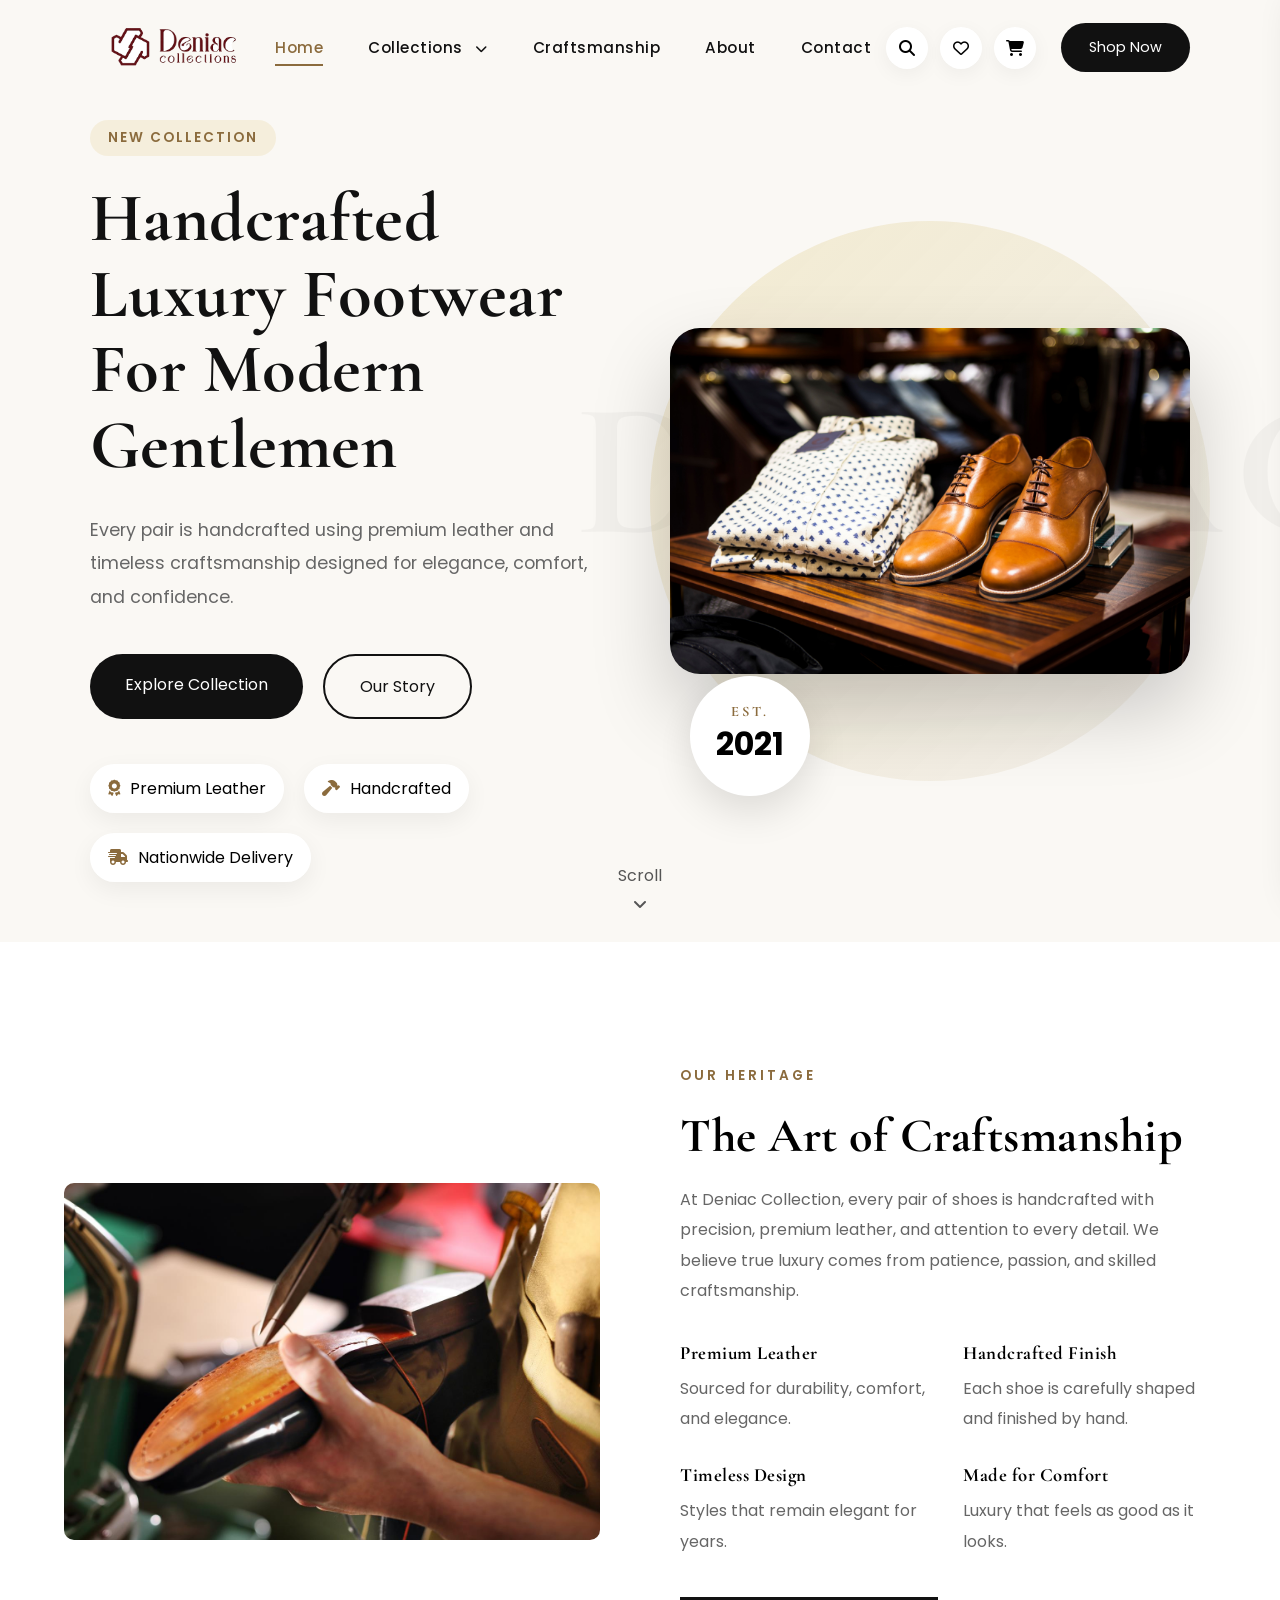
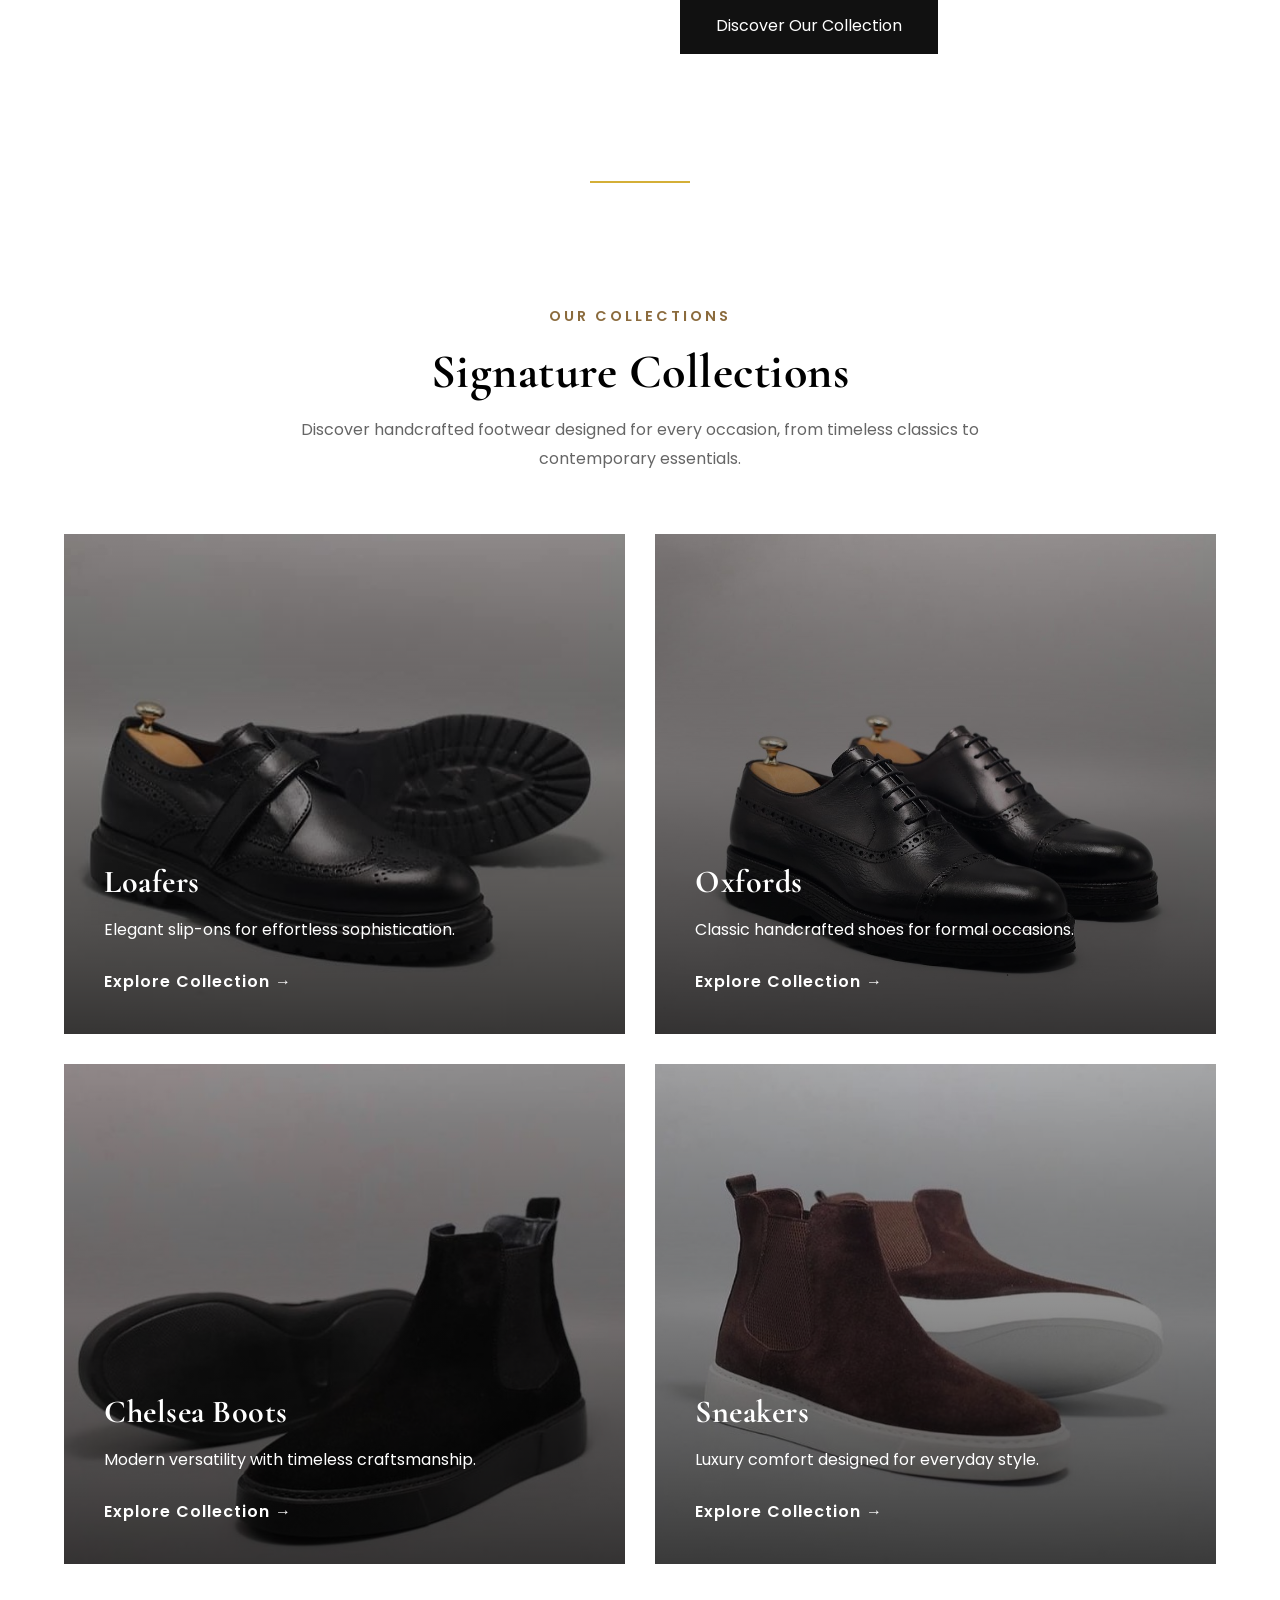
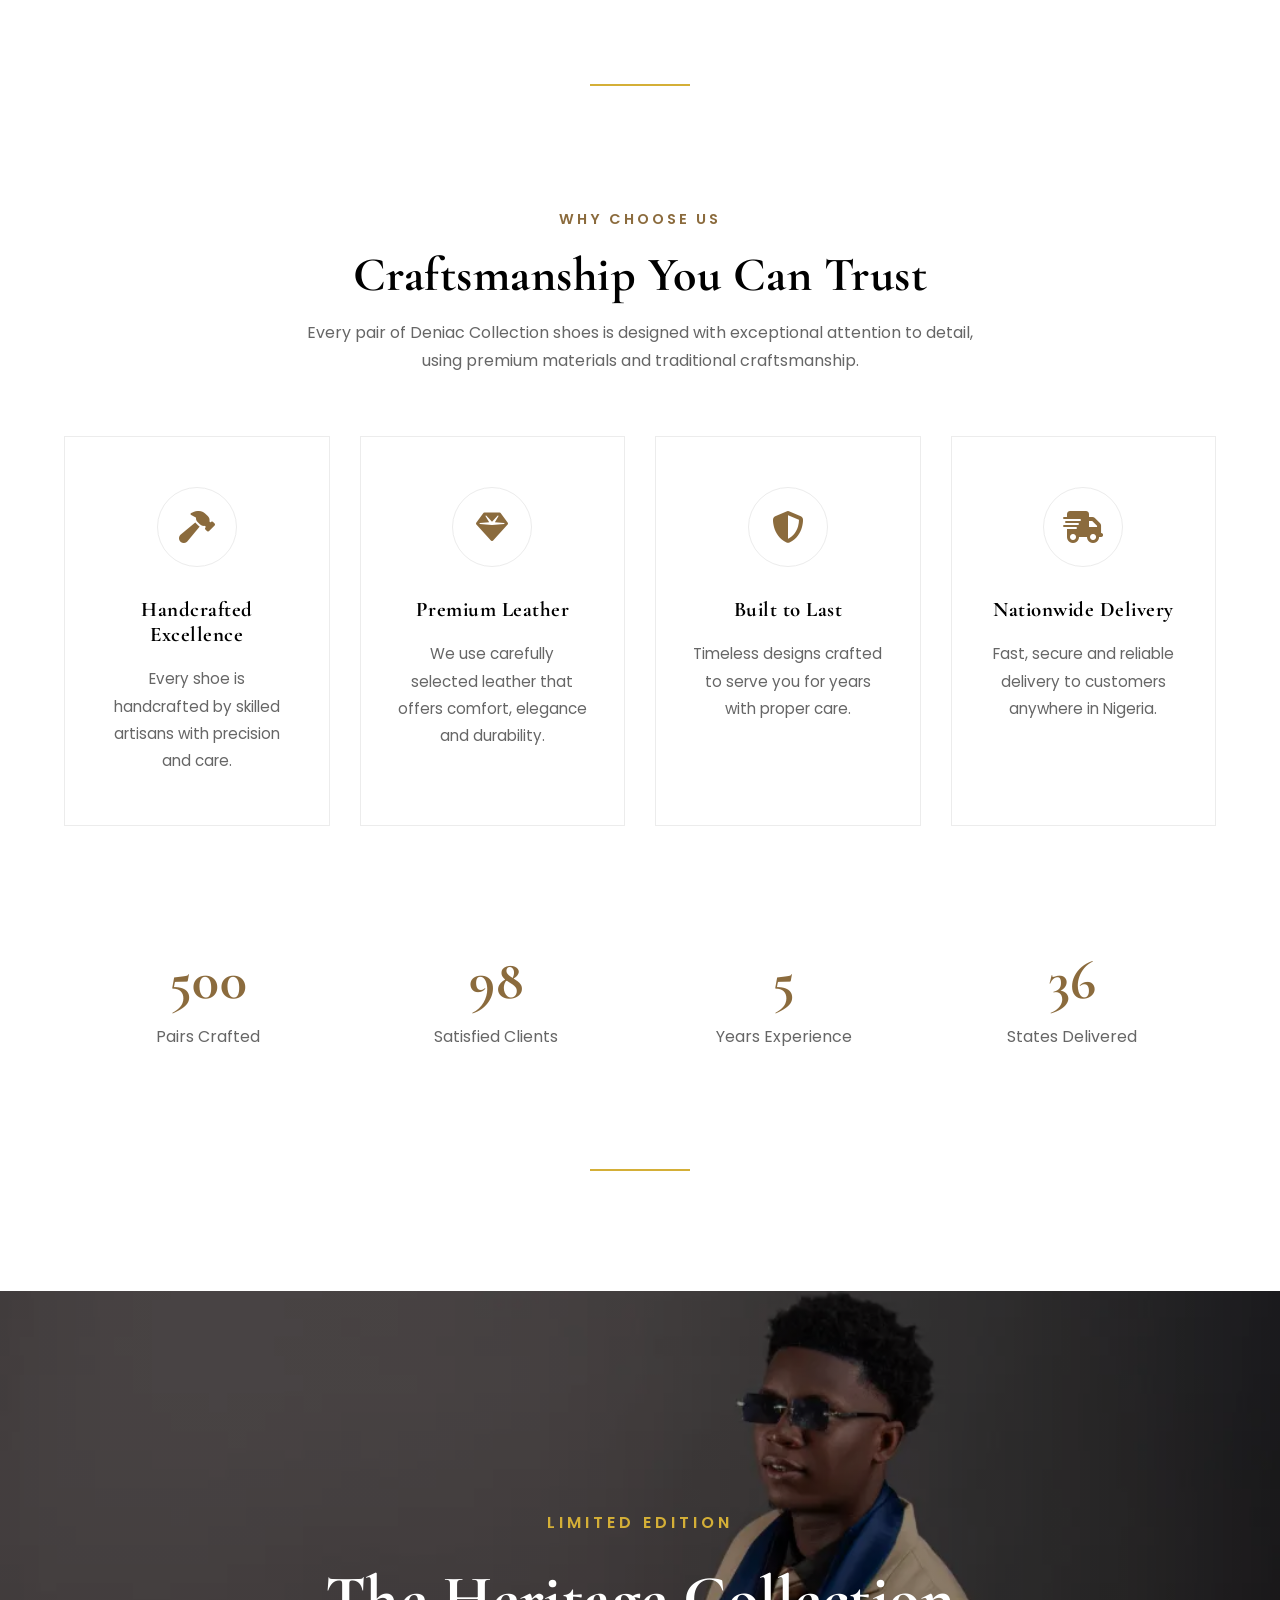
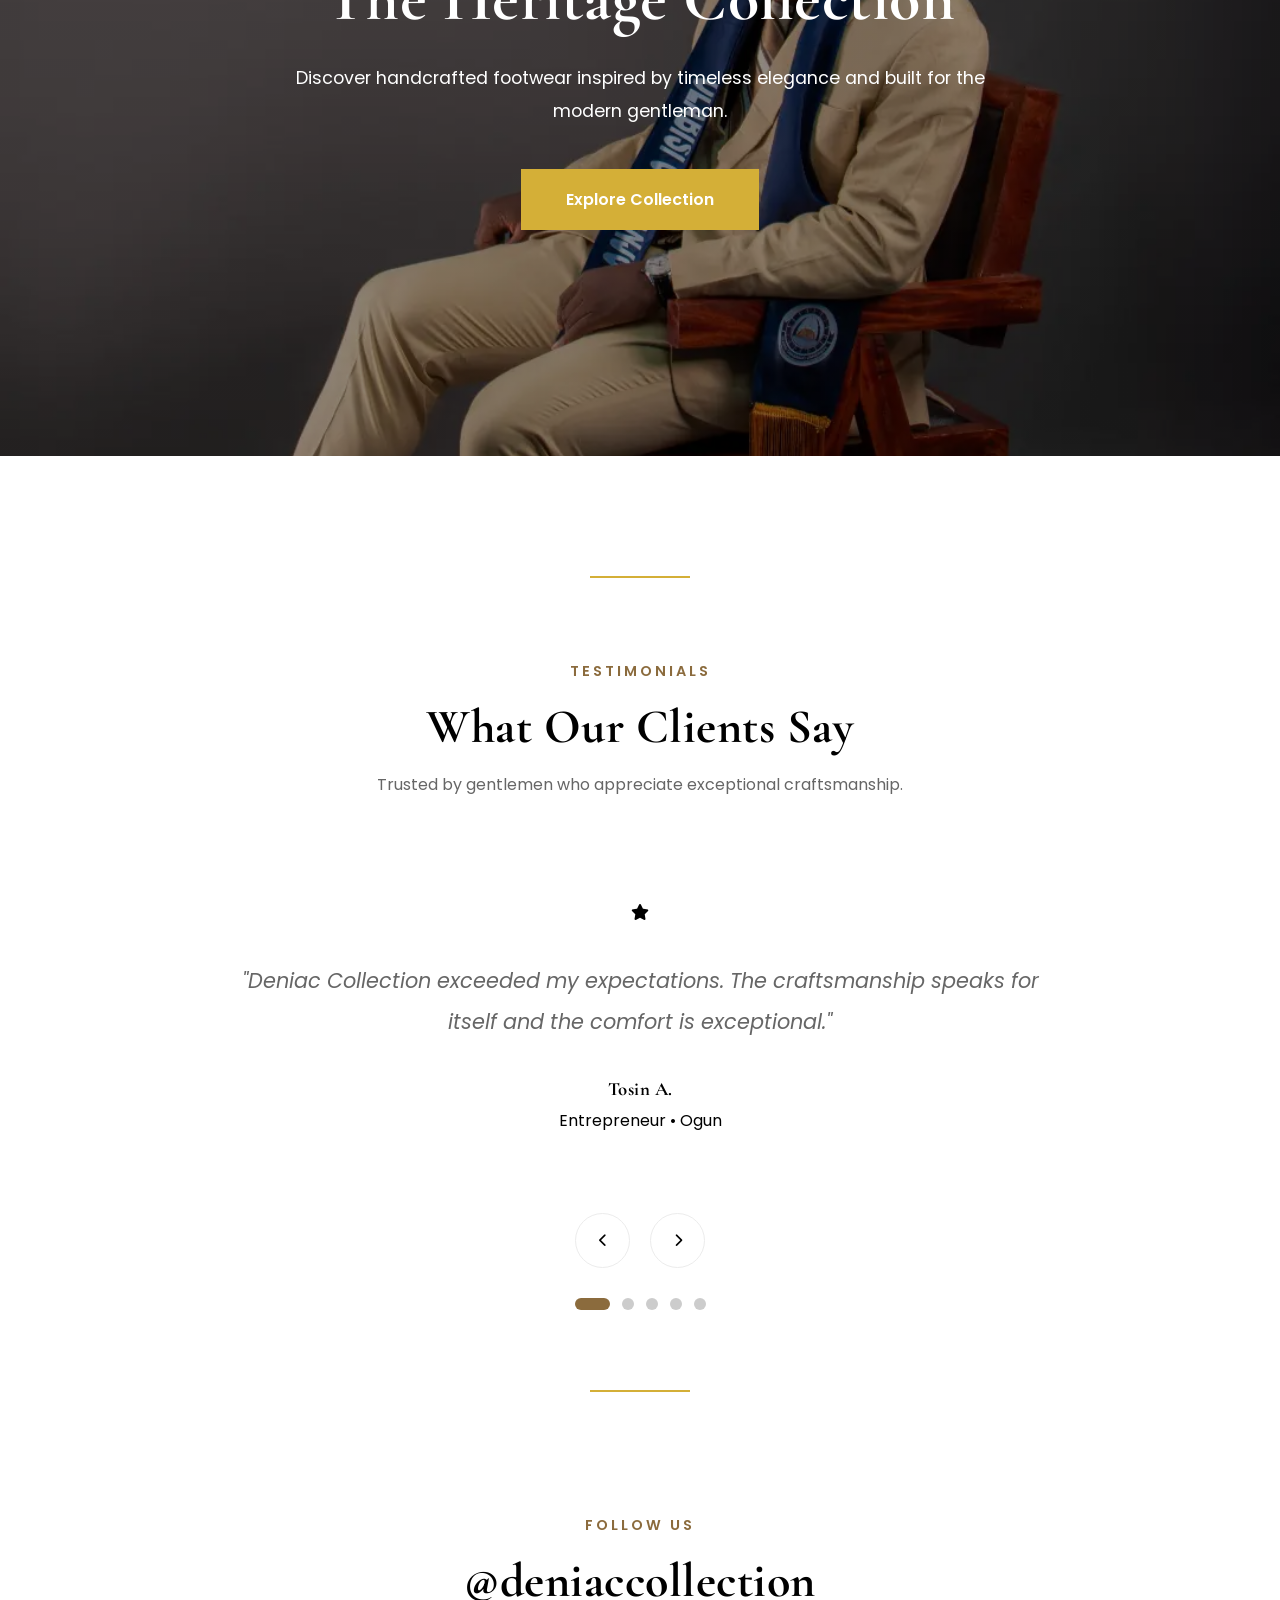
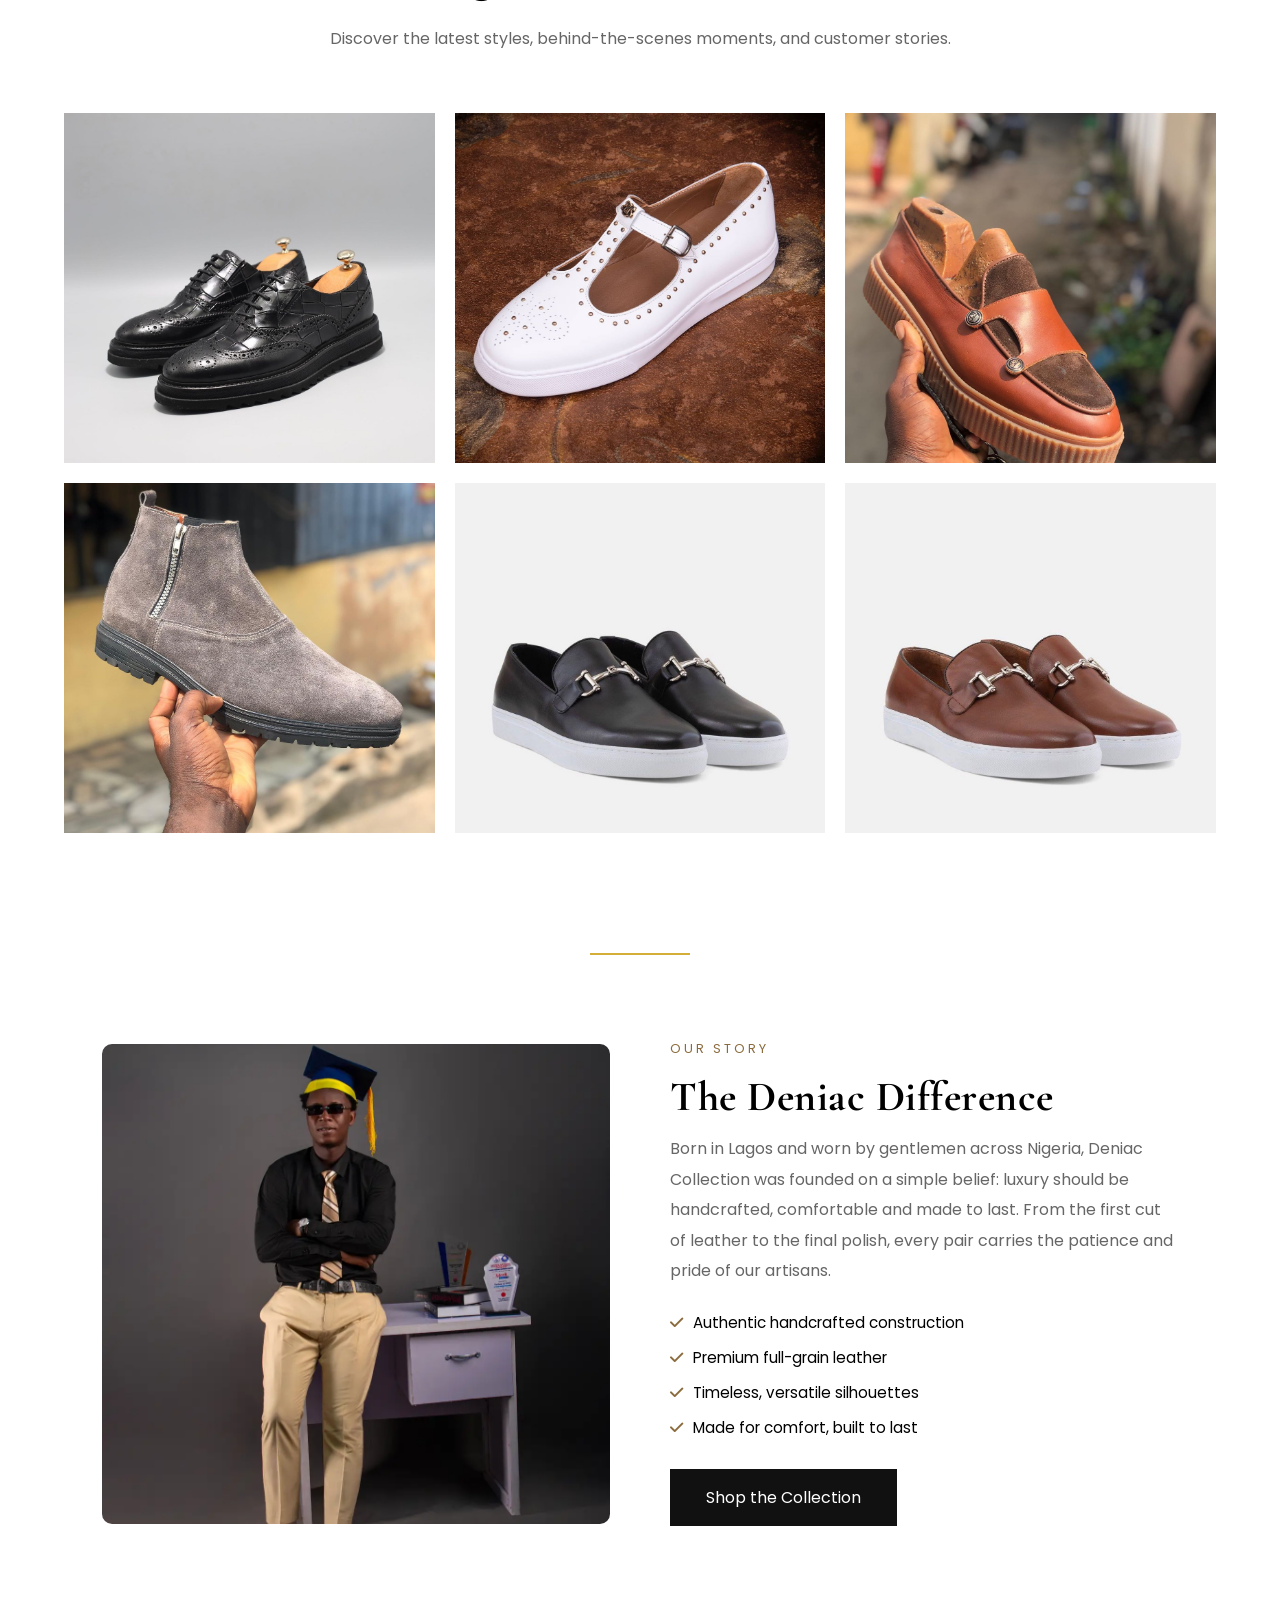
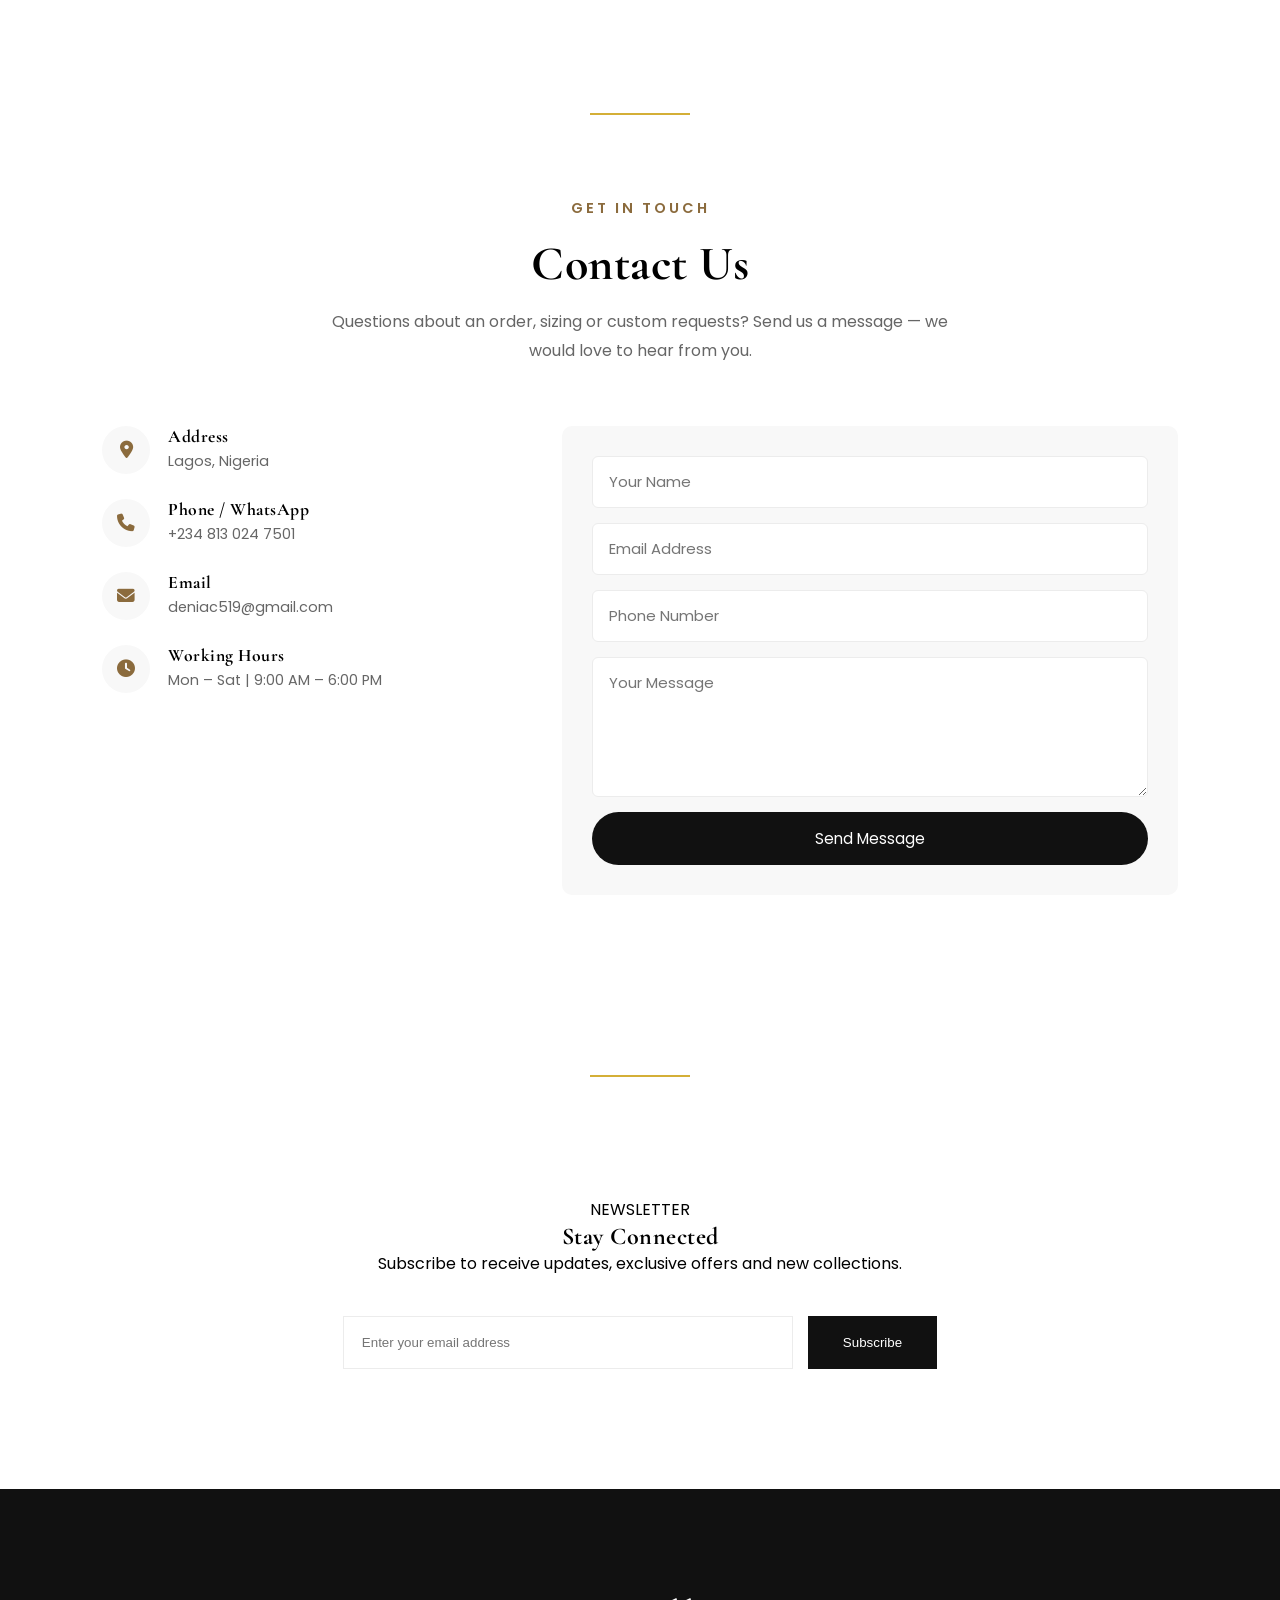
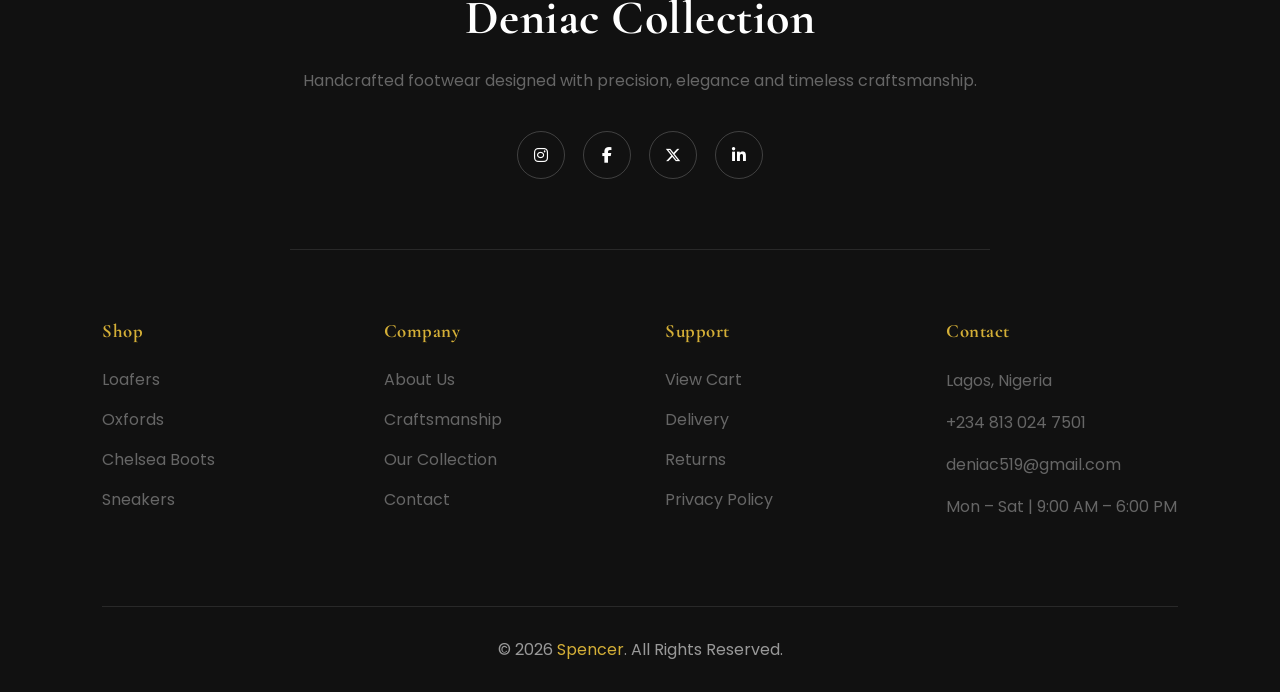
<file: index.html>
<!DOCTYPE html>
<html lang="en">
<head>
    <meta charset="UTF-8">
    <meta name="viewport" content="width=device-width, initial-scale=1.0">
    <title>Deniac Collection | Handcrafted Luxury Footwear</title>
    <meta name="description" content="Deniac Collection — handcrafted luxury footwear designed with precision, premium leather and timeless elegance. Shop loafers, oxfords, boots and sneakers.">
    <link rel="stylesheet" href="style.css">
    <link rel="stylesheet" href="https://cdnjs.cloudflare.com/ajax/libs/font-awesome/6.6.0/css/all.min.css">
    <link rel="preconnect" href="https://fonts.googleapis.com">
    <link rel="preconnect" href="https://fonts.gstatic.com" crossorigin>
    <link href="https://fonts.googleapis.com/css2?family=Cormorant+Garamond:wght@500;600;700&family=Poppins:wght@300;400;500;600&display=swap" rel="stylesheet">
    <link rel="stylesheet" href="https://unpkg.com/aos@2.3.4/dist/aos.css">
</head>
<body>
    <header>

    <nav class="navbar">

        <!-- Logo -->

        <div class="logo">

            <a href="index.html" id="logo">

                <img src="./images/logo.png" alt="Deniac Collection">

            </a>

        </div>

        <!-- Navigation -->

        <ul class="nav-links" id="navLinks">

            <li><a href="index.html" class="active">Home</a></li>

            <li class="dropdown">

                <a href="shop.html">
                    Collections
                <i class="fa-solid fa-chevron-down"></i>
                </a>

            <ul class="dropdown-menu">

                <li><a href="shop.html?category=Loafers">Loafers</a></li>
                <li><a href="shop.html?category=Oxford">Oxfords</a></li>
                <li><a href="shop.html?category=Boots">Chelsea Boots</a></li>
                <li><a href="shop.html?category=Sneakers">Sneakers</a></li>
                <li><a href="shop.html">New Arrivals</a></li>
                <li><a href="shop.html">Best Sellers</a></li>

            </ul>

            </li>

            <li><a href="#craftsss">Craftsmanship</a></li>

            <li><a href="#about">About</a></li>

            <li><a href="#contact">Contact</a></li>

            <li class="nav-mobile-actions">

                <div class="nav-icons">

                    <div class="icon-wrap">

                        <i class="fa-solid fa-magnifying-glass search-open"></i>

                    </div>

                    <div class="icon-wrap">

                        <i class="fa-regular fa-heart wishlist-nav"></i>

                        <span class="icon-badge wishlist-count">0</span>

                    </div>

                    <div class="icon-wrap">

                        <i class="fa-solid fa-cart-shopping cart-open"></i>

                        <span class="icon-badge cart-count">0</span>

                    </div>

                </div>

                <a href="shop.html" class="nav-btn">

                    Shop Now

                </a>

            </li>

        </ul>

        <!-- Right Side -->

        <div class="nav-right">

            <div class="nav-icons">

                <div class="icon-wrap">

                    <i class="fa-solid fa-magnifying-glass search-open" id="searchBtn"></i>

                </div>

                <div class="icon-wrap">

                    <i class="fa-regular fa-heart wishlist-nav" id="wishlistNavBtn"></i>

                    <span class="icon-badge wishlist-count" id="wishlistCount">0</span>

                </div>

                <div class="icon-wrap">

                    <i class="fa-solid fa-cart-shopping cart-open" id="cartBtn"></i>

                    <span class="icon-badge cart-count" id="cartCount">0</span>

                </div>

            </div>

            <a href="shop.html" class="nav-btn">

                Shop Now

            </a>

        </div>

        <!-- Mobile Menu -->

        <div class="hamburger">

            <i class="fa-solid fa-bars"></i>

        </div>

    </nav>

</header>

    <!-- ================= HERO SECTION ================= -->

<section class="hero">
    <h1 class="bg-text">
        DENIAC
    </h1>
    <div class="hero-container">

        <!-- LEFT SIDE -->

        <div class="hero-content">

            <span class="hero-tag">

                NEW COLLECTION

            </span>

            <h1>

                Handcrafted <br>

                Luxury Footwear <br>

                For Modern Gentlemen

            </h1>

            <p>

                Every pair is handcrafted using premium leather and timeless
                craftsmanship designed for elegance, comfort, and confidence.

            </p>

            <div class="hero-buttons">

                <a href="shop.html" class="btn-primary">

                    Explore Collection

                </a>

                <a href="#about" class="btn-secondary">

                    Our Story

                </a>

            </div>

            <div class="hero-features">

                <div>

                    <i class="fa-solid fa-award"></i>

                    Premium Leather

                </div>

                <div>

                    <i class="fa-solid fa-hammer"></i>

                     Handcrafted

                 </div>

                <div>

                    <i class="fa-solid fa-truck-fast"></i>

                    Nationwide Delivery

                </div>

            </div>

        </div>

        <!-- RIGHT SIDE -->

       <div class="hero-image">

    <div class="hero-circle"></div>

    <div class="hero-card">

        <img src="./images/Hero/hero-shoe.png"
             alt="Deniac Luxury Shoes">

    </div>

    <div class="hero-badge">

        <h3>EST.</h3>

        <span>2021</span>

    </div>

</div>

    <!-- Scroll Indicator -->

    <a href="#craftsss" class="scroll-indicator">

        <span>Scroll</span>

        <i class="fa-solid fa-angle-down"></i>

    </a>

</section>

<section class="craftsmanship reveal" data-aos="fade-up" id="craftsss">

    <div class="craft-image" data-aos="fade-right">
        <img src="./images/craftsmanship/craftsmanship image.jpeg" alt="Handcrafting a Deniac shoe">
    </div>

    <div class="craft-content" data-aos="fade-left">

        <span>OUR HERITAGE</span>

        <h2>The Art of Craftsmanship</h2>

        <p>
            At Deniac Collection, every pair of shoes is handcrafted
            with precision, premium leather, and attention to every
            detail. We believe true luxury comes from patience,
            passion, and skilled craftsmanship.
        </p>

        <div class="craft-features">

            <div class="feature">
                <h3>Premium Leather</h3>
                <p>Sourced for durability, comfort, and elegance.</p>
            </div>

            <div class="feature">
                <h3>Handcrafted Finish</h3>
                <p>Each shoe is carefully shaped and finished by hand.</p>
            </div>

            <div class="feature">
                <h3>Timeless Design</h3>
                <p>Styles that remain elegant for years.</p>
            </div>

            <div class="feature">
                <h3>Made for Comfort</h3>
                <p>Luxury that feels as good as it looks.</p>
            </div>

        </div>

        <a href="shop.html" class="craft-btn">Discover Our Collection</a>

    </div>

</section>

<div class="section-divider"></div>

<section class="collections" data-aos="fade-up" id="collections">

    <div class="section-heading">

        <span>OUR COLLECTIONS</span>

        <h2>Signature Collections</h2>

        <p>
            Discover handcrafted footwear designed for every occasion,
            from timeless classics to contemporary essentials.
        </p>

    </div>

    <div class="collection-grid">

        <div class="collection-card">

            <img src="./images/signatute images/1799shoes_20220211_7.png" alt="Loafers">

            <div class="collection-overlay">

                <h3>Loafers</h3>

                <p>Elegant slip-ons for effortless sophistication.</p>

                <a href="shop.html?category=Loafers">Explore Collection →</a>

            </div>

        </div>

        <div class="collection-card">

            <img src="./images/signatute images/ahmedhamdibey_20211103_21.png" alt="Oxfords">

            <div class="collection-overlay">

                <h3>Oxfords</h3>

                <p>Classic handcrafted shoes for formal occasions.</p>

                <a href="shop.html?category=Oxford">Explore Collection →</a>

            </div>

        </div>

        <div class="collection-card">

            <img src="./images/signatute images/1799shoes_20220211_6.png" alt="Chelsea Boots">

            <div class="collection-overlay">

                <h3>Chelsea Boots</h3>

                <p>Modern versatility with timeless craftsmanship.</p>

                <a href="shop.html?category=Boots">Explore Collection →</a>

            </div>

        </div>

        <div class="collection-card">

            <img src="./images/signatute images/1799shoes_20220211_10.png" alt="Sneakers">

            <div class="collection-overlay">

                <h3>Sneakers</h3>

                <p>Luxury comfort designed for everyday style.</p>

                <a href="shop.html?category=Sneakers">Explore Collection →</a>

            </div>

        </div>

    </div>

</section>

<div class="section-divider"></div>

<section class="why-deniac" data-aos="fade-up">

    <div class="section-heading">

        <span>WHY CHOOSE US</span>

        <h2>Craftsmanship You Can Trust</h2>

        <p>
            Every pair of Deniac Collection shoes is designed with
            exceptional attention to detail, using premium materials
            and traditional craftsmanship.
        </p>

    </div>

    <div class="why-grid">

        <div class="why-card">

            <div class="icon">
                 <i class="fa-solid fa-hammer"></i>
            </div>

            <h3>Handcrafted Excellence</h3>

            <p>
                Every shoe is handcrafted by skilled artisans with
                precision and care.
            </p>

        </div>

        <div class="why-card">

            <div class="icon">
                   <i class="fa-solid fa-gem"></i>
            </div>

            <h3>Premium Leather</h3>

            <p>
                We use carefully selected leather that offers comfort,
                elegance and durability.
            </p>

        </div>

        <div class="why-card">

            <div class="icon">
                 <i class="fa-solid fa-shield-halved"></i>
            </div>

            <h3>Built to Last</h3>

            <p>
                Timeless designs crafted to serve you for years with
                proper care.
            </p>

        </div>

        <div class="why-card">

            <div class="icon">
                 <i class="fa-solid fa-truck-fast"></i>
            </div>

            <h3>Nationwide Delivery</h3>

            <p>
                Fast, secure and reliable delivery to customers
                anywhere in Nigeria.
            </p>

        </div>

    </div>

</section>

<section class="stats">

    <div class="stat">

        <h2 class="counter" data-target="500">0</h2>

        <p>Pairs Crafted</p>

    </div>

    <div class="stat">

        <h2 class="counter" data-target="98">0</h2>

        <p>Satisfied Clients</p>

    </div>

    <div class="stat">

        <h2 class="counter" data-target="5">0</h2>

        <p>Years Experience</p>

    </div>

    <div class="stat">

        <h2 class="counter" data-target="36">0</h2>

        <p>States Delivered</p>

    </div>

</section>

<div class="section-divider"></div>

<section class="featured-banner">

    <div class="featured-overlay">

        <span>LIMITED EDITION</span>

        <h2>The Heritage Collection</h2>

        <p>
            Discover handcrafted footwear inspired by timeless
            elegance and built for the modern gentleman.
        </p>

        <a href="shop.html" class="featured-btn">
            Explore Collection
        </a>

    </div>

</section>

<div class="section-divider"></div>

<section class="testimonials">

    <div class="section-heading">

        <span>TESTIMONIALS</span>

        <h2>What Our Clients Say</h2>

        <p>
            Trusted by gentlemen who appreciate
            exceptional craftsmanship.
        </p>

    </div>

    <div class="testimonial-slider">

        <div class="testimonial-track">

            <div class="testimonial">

                <div class="stars">
                    <i class="fa-solid fa-star"></i>
                </div>

                <p>

                    "Deniac Collection exceeded my expectations.
                    The craftsmanship speaks for itself and the
                    comfort is exceptional."

                </p>

                <h3>Tosin A.</h3>

                <span>Entrepreneur • Ogun</span>

            </div>

            <div class="testimonial">

                <div class="stars">
                    <i class="fa-solid fa-star"></i>
                </div>

                <p>

                    "Every detail reflects quality.
                    My loafers are now my favourite pair."

                </p>

                <h3>Michael O.</h3>

                <span>Architect • Lagos</span>

            </div>

            <div class="testimonial">

                <div class="stars">
                    <i class="fa-solid fa-star"></i>
                </div>

                <p>

                    "Luxury, comfort and elegance.
                    Deniac Collection truly understands
                    handcrafted footwear."

                </p>

                <h3>Chinedu E.</h3>

                <span>Entrepreneur • Port Harcourt</span>

            </div>

            <div class="testimonial">

                <div class="stars">
                    <i class="fa-solid fa-star"></i>
                </div>

                <p>

                    "Omoo, I too love this footwear man
                    NO worry, You Bad."

                </p>

                <h3>Mashud O.</h3>

                <span>Software Engineer • Lagos</span>

            </div>

            <div class="testimonial">

                <div class="stars">
                    <i class="fa-solid fa-star"></i>
                </div>

                <p>

                    "Dennis, You need to come over here man,
                    This shoes are on point and then i can say
                    it is better than the one's here in Ghana."

                </p>

                <h3>Praise P.</h3>

                <span>Entrepreneur • Ghana</span>

            </div>

        </div>

    </div>

    <div class="testimonial-controls">

        <button id="prev">
            <i class="fa-solid fa-chevron-left"></i>
        </button>

        <button id="next">
            <i class="fa-solid fa-chevron-right"></i>
        </button>

    </div>

    <div class="dots">

        <span class="dot active"></span>

        <span class="dot"></span>

        <span class="dot"></span>

        <span class="dot"></span>

        <span class="dot"></span>

    </div>

</section>

<div class="section-divider"></div>

<section class="instagram">

    <div class="section-heading">

        <span>FOLLOW US</span>

        <h2>@deniaccollection</h2>

        <p>
            Discover the latest styles, behind-the-scenes moments,
            and customer stories.
        </p>

    </div>

    <div class="instagram-grid">

        <img src="./images/Instagram/ahmedhamdibey_20211103_6.png" alt="">
        <img src="./images/Instagram/aristocrats_luxury-___CG1v1anHREY___-.jpg" alt="">
        <img src="./images/Instagram/billionmedals-___CI-tRooHC5y___-.jpg" alt="">
        <img src="./images/Instagram/billionmedals-___CINKqUCnC6e___-.jpg" alt="">
        <img src="./images/Instagram/klas6_fashionhouse_20211021_11.png" alt="">
        <img src="./images/Instagram/klas6_fashionhouse_20211021_12.png" alt="">

    </div>

</section>

<div class="section-divider"></div>

<section class="about-section" id="about" data-aos="fade-up">

    <div class="about-grid">

        <div class="about-image" data-aos="fade-right">

            <img src="./images/Collections/adenibi_dennis_6904359daa4f43bab72ac9439392fc8b.jpg" alt="The Deniac Collection story">

        </div>

        <div class="about-content" data-aos="fade-left">

            <span>OUR STORY</span>

            <h2>The Deniac Difference</h2>

            <p>
                Born in Lagos and worn by gentlemen across Nigeria,
                Deniac Collection was founded on a simple belief:
                luxury should be handcrafted, comfortable and made to last.
                From the first cut of leather to the final polish,
                every pair carries the patience and pride of our artisans.
            </p>

            <div class="about-features">

                <div><i class="fa-solid fa-check"></i> Authentic handcrafted construction</div>
                <div><i class="fa-solid fa-check"></i> Premium full-grain leather</div>
                <div><i class="fa-solid fa-check"></i> Timeless, versatile silhouettes</div>
                <div><i class="fa-solid fa-check"></i> Made for comfort, built to last</div>

            </div>

            <a href="shop.html" class="craft-btn">Shop the Collection</a>

        </div>

    </div>

</section>

<div class="section-divider"></div>

<section class="contact-section" id="contact" data-aos="fade-up">

    <div class="section-heading">

        <span>GET IN TOUCH</span>

        <h2>Contact Us</h2>

        <p>
            Questions about an order, sizing or custom requests?
            Send us a message — we would love to hear from you.
        </p>

    </div>

    <div class="contact-grid">

        <div class="contact-info">

            <div class="contact-item">

                <i class="fa-solid fa-location-dot"></i>

                <div>
                    <h4>Address</h4>
                    <p>Lagos, Nigeria</p>
                </div>

            </div>

            <div class="contact-item">

                <i class="fa-solid fa-phone"></i>

                <div>
                    <h4>Phone / WhatsApp</h4>
                    <p>+234 813 024 7501</p>
                </div>

            </div>

            <div class="contact-item">

                <i class="fa-solid fa-envelope"></i>

                <div>
                    <h4>Email</h4>
                    <p>deniac519@gmail.com</p>
                </div>

            </div>

            <div class="contact-item">

                <i class="fa-solid fa-clock"></i>

                <div>
                    <h4>Working Hours</h4>
                    <p>Mon – Sat | 9:00 AM – 6:00 PM</p>
                </div>

            </div>

        </div>

        <form class="contact-form" id="contactForm">

            <input type="text" name="name" placeholder="Your Name" required>

            <input type="email" name="email" placeholder="Email Address" required>

            <input type="tel" name="phone" placeholder="Phone Number">

            <textarea name="message" placeholder="Your Message" rows="5" required></textarea>

            <button type="submit">Send Message</button>

        </form>

    </div>

</section>

<div class="section-divider"></div>

<section class="newsletter">

    <span>NEWSLETTER</span>

    <h2>Stay Connected</h2>

    <p>

        Subscribe to receive updates,
        exclusive offers and new collections.

    </p>

    <form id="newsletterForm">

        <input
        type="email"
        class="newsletter-email"
        placeholder="Enter your email address"
        required>

        <button type="submit">

            Subscribe

        </button>

    </form>

    <p class="newsletter-msg" role="status"></p>

</section>

<footer class="footer">

    <div class="footer-top">

        <h2>Deniac Collection</h2>

        <p>
            Handcrafted footwear designed with precision,
            elegance and timeless craftsmanship.
        </p>

        <div class="social-links">

            <a href="https://www.instagram.com/deniaccollection?igsh=M3c4eGFvaG93NXZI"><i class="fa-brands fa-instagram"></i></a>

            <a href="#"><i class="fa-brands fa-facebook-f"></i></a>

            <a href="https://x.com/Shoes_by_deniac"><i class="fa-brands fa-x-twitter"></i></a>

            <a href="#"><i class="fa-brands fa-linkedin-in"></i></a>

        </div>

    </div>

    <div class="footer-content">

        <div class="footer-column">

            <h3>Shop</h3>

            <a href="shop.html?category=Loafers">Loafers</a>
            <a href="shop.html?category=Oxford">Oxfords</a>
            <a href="shop.html?category=Boots">Chelsea Boots</a>
            <a href="shop.html?category=Sneakers">Sneakers</a>

        </div>

        <div class="footer-column">

            <h3>Company</h3>

            <a href="#about">About Us</a>
            <a href="#craftsss">Craftsmanship</a>
            <a href="shop.html">Our Collection</a>
            <a href="#contact">Contact</a>

        </div>

        <div class="footer-column">

            <h3>Support</h3>

            <a href="cart.html">View Cart</a>
            <a href="#contact">Delivery</a>
            <a href="#contact">Returns</a>
            <a href="#contact">Privacy Policy</a>

        </div>

        <div class="footer-column">

            <h3>Contact</h3>

            <p>Lagos, Nigeria</p>

            <p>+234 813 024 7501</p>

            <p>deniac519@gmail.com</p>

            <p>Mon – Sat | 9:00 AM – 6:00 PM</p>

        </div>

    </div>

    <div class="footer-bottom">

        <p>
            © 2026 <a href="https://wa.me/08130247501" target="_blank" class="footer-name">Spencer</a>. All Rights Reserved.
        </p>

    </div>

</footer>

<!--==========================
        CART DRAWER
===========================-->

<div class="cart-overlay" id="cartOverlay"></div>

<aside class="cart-drawer" id="cartDrawer">

    <div class="cart-header">

        <h2>Shopping Cart</h2>

        <button id="closeCart">

            <i class="fa-solid fa-xmark"></i>

        </button>

    </div>

    <div class="cart-items">

        <p class="cart-empty">Your cart is empty.</p>

    </div>

    <div class="cart-footer">

        <div class="subtotal">

            <span>Subtotal</span>

            <strong>₦0</strong>

        </div>

        <button class="view-cart">

            View Cart

        </button>

        <button class="checkout">

            Checkout

        </button>

    </div>

</aside>

<script src="script.js"></script>
<script src="./javascript/products.js"></script>
<script src="./javascript/filter.js"></script>
<script src="./javascript/render.js"></script>
<script src="./javascript/carts.js"></script>
<script src="./javascript/wishlist.js"></script>
<script src="./javascript/search.js"></script>
<script src="https://unpkg.com/aos@2.3.4/dist/aos.js"></script>

<script>

AOS.init({
    duration: 1000,
    once: true,
    offset: 100
});

// newsletter
document.addEventListener("DOMContentLoaded", () => {

    const newsletterForm = document.getElementById("newsletterForm");

    if (newsletterForm) {

        newsletterForm.addEventListener("submit", (e) => {

            e.preventDefault();

            const msg = document.querySelector(".newsletter-msg");

            if (msg) {

                msg.textContent = `Thank you for subscribing! You're now on the list.`;

                msg.classList.add("show");

            }

            newsletterForm.reset();

        });

    }

    // contact form -> WhatsApp
    const contactForm = document.getElementById("contactForm");

    if (contactForm) {

        contactForm.addEventListener("submit", (e) => {

            e.preventDefault();

            const name = contactForm.querySelector('[name="name"]').value.trim();
            const email = contactForm.querySelector('[name="email"]').value.trim();
            const phone = contactForm.querySelector('[name="phone"]').value.trim();
            const message = contactForm.querySelector('[name="message"]').value.trim();

            const text = `Hello Deniac Collection,%0A%0A` +
                `Name: ${encodeURIComponent(name)}%0A` +
                `Email: ${encodeURIComponent(email)}%0A` +
                (phone ? `Phone: ${encodeURIComponent(phone)}%0A` : "") +
                `%0AMessage: ${encodeURIComponent(message)}`;

            window.open(`https://wa.me/2348130247501?text=${text}`, "_blank");

            contactForm.reset();

        });

    }

});

</script>
</body>
</html>
</file>
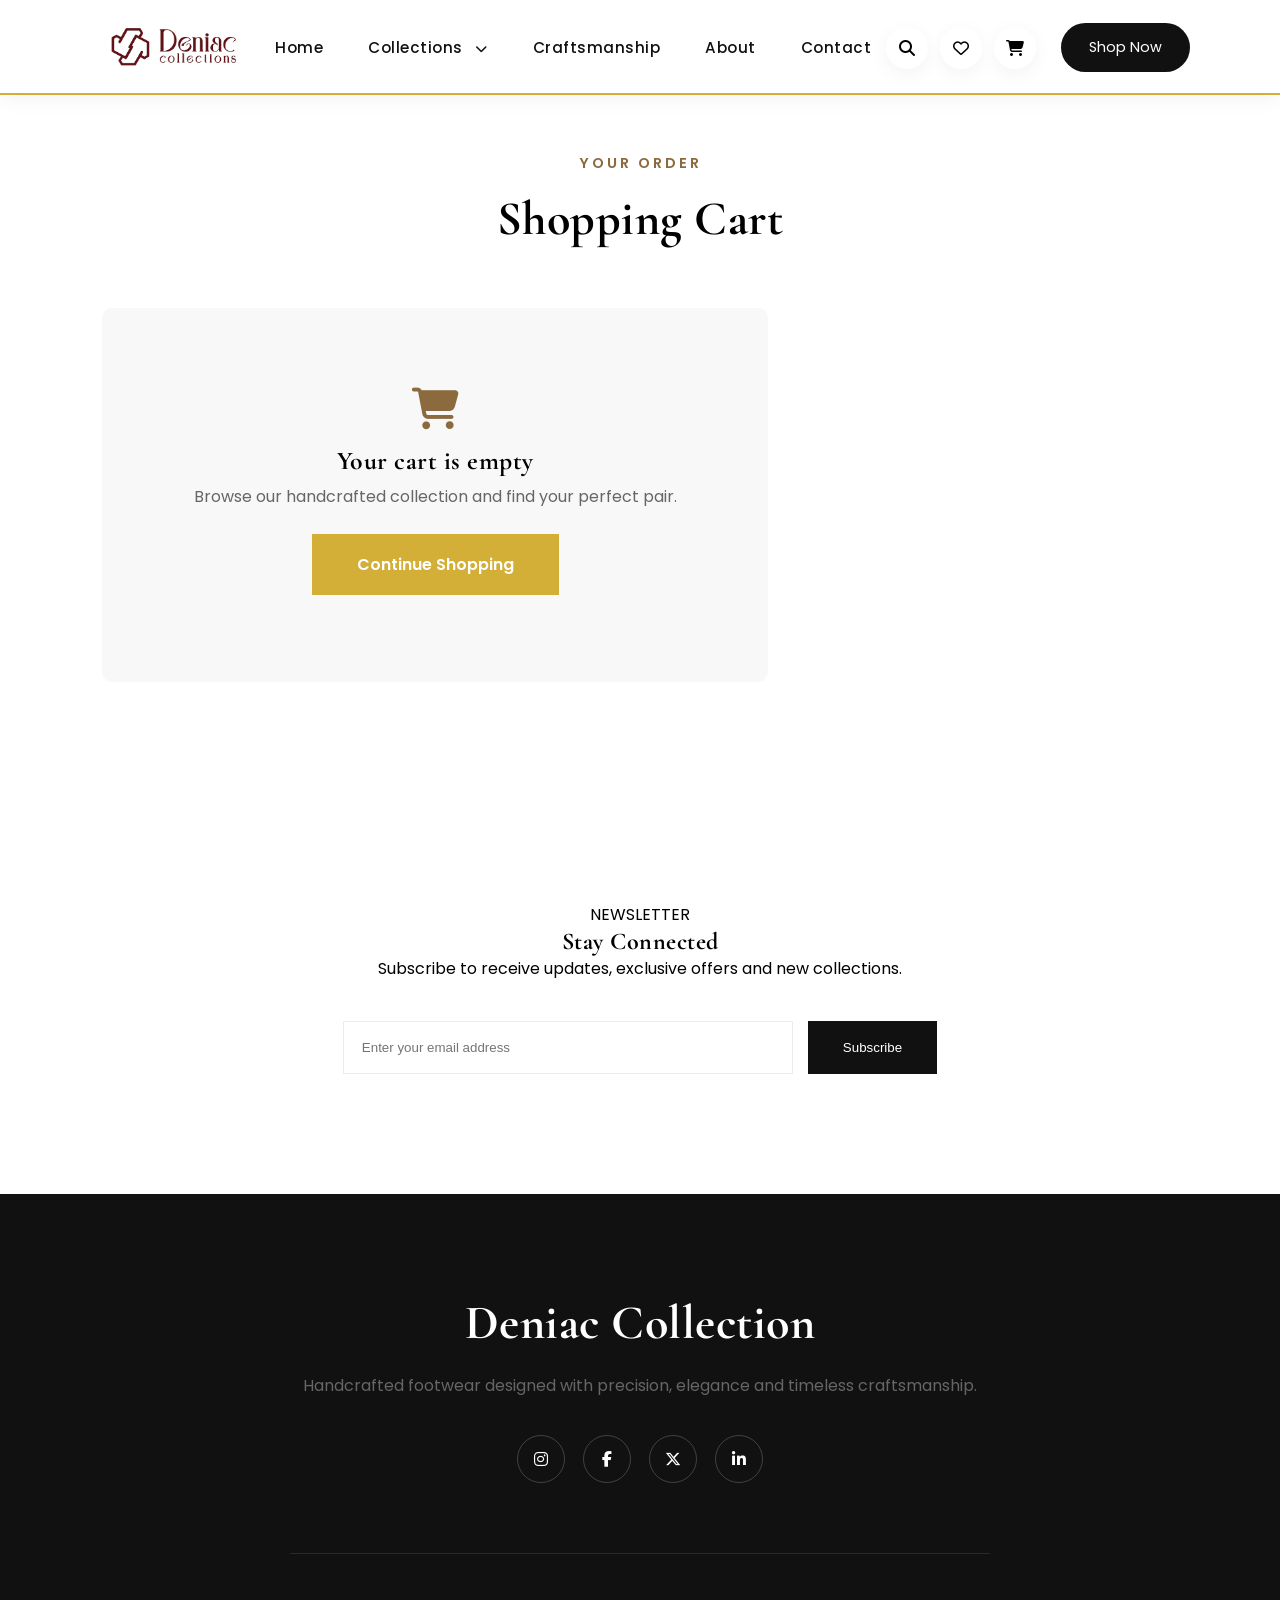
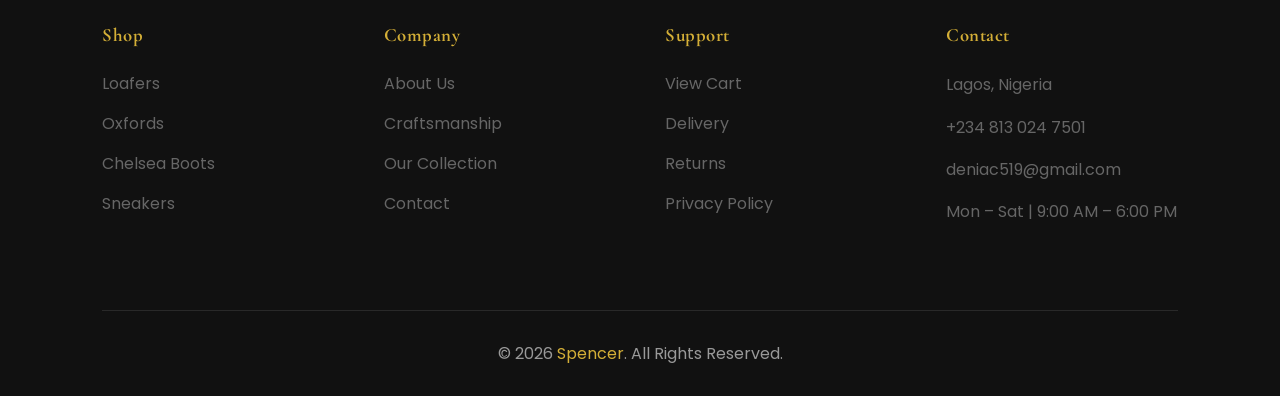
<file: cart.html>
<!DOCTYPE html>
<html lang="en">
<head>
    <meta charset="UTF-8">
    <meta name="viewport" content="width=device-width, initial-scale=1.0">
    <title>Cart | Deniac Collection</title>
    <meta name="description" content="Review your Deniac Collection order before checkout.">
    <link rel="stylesheet" href="style.css">
    <link rel="stylesheet" href="https://cdnjs.cloudflare.com/ajax/libs/font-awesome/6.6.0/css/all.min.css">
    <link rel="preconnect" href="https://fonts.googleapis.com">
    <link rel="preconnect" href="https://fonts.gstatic.com" crossorigin>
    <link href="https://fonts.googleapis.com/css2?family=Cormorant+Garamond:wght@500;600;700&family=Poppins:wght@300;400;500;600&display=swap" rel="stylesheet">
    <link rel="stylesheet" href="https://unpkg.com/aos@2.3.4/dist/aos.css">
</head>
<body class="inner-page">
    <header>

    <nav class="navbar">

        <!-- Logo -->

        <div class="logo">

            <a href="index.html" id="logo">

                <img src="./images/logo.png" alt="Deniac Collection">

            </a>

        </div>

        <!-- Navigation -->

        <ul class="nav-links" id="navLinks">

            <li><a href="index.html">Home</a></li>

            <li class="dropdown">

                <a href="shop.html">
                    Collections
                <i class="fa-solid fa-chevron-down"></i>
                </a>

            <ul class="dropdown-menu">

                <li><a href="shop.html?category=Loafers">Loafers</a></li>
                <li><a href="shop.html?category=Oxford">Oxfords</a></li>
                <li><a href="shop.html?category=Boots">Chelsea Boots</a></li>
                <li><a href="shop.html?category=Sneakers">Sneakers</a></li>
                <li><a href="shop.html">New Arrivals</a></li>
                <li><a href="shop.html">Best Sellers</a></li>

            </ul>

            </li>

            <li><a href="index.html#craftsss">Craftsmanship</a></li>

            <li><a href="index.html#about">About</a></li>

            <li><a href="index.html#contact">Contact</a></li>

            <li class="nav-mobile-actions">

                <div class="nav-icons">

                    <div class="icon-wrap">

                        <i class="fa-solid fa-magnifying-glass search-open"></i>

                    </div>

                    <div class="icon-wrap">

                        <i class="fa-regular fa-heart wishlist-nav"></i>

                        <span class="icon-badge wishlist-count">0</span>

                    </div>

                    <div class="icon-wrap">

                        <i class="fa-solid fa-cart-shopping cart-open"></i>

                        <span class="icon-badge cart-count">0</span>

                    </div>

                </div>

                <a href="shop.html" class="nav-btn">

                    Shop Now

                </a>

            </li>

        </ul>

        <!-- Right Side -->

        <div class="nav-right">

            <div class="nav-icons">

                <div class="icon-wrap">

                    <i class="fa-solid fa-magnifying-glass search-open" id="searchBtn"></i>

                </div>

                <div class="icon-wrap">

                    <i class="fa-regular fa-heart wishlist-nav" id="wishlistNavBtn"></i>

                    <span class="icon-badge wishlist-count" id="wishlistCount">0</span>

                </div>

                <div class="icon-wrap">

                    <i class="fa-solid fa-cart-shopping cart-open" id="cartBtn"></i>

                    <span class="icon-badge cart-count" id="cartCount">0</span>

                </div>

            </div>

            <a href="shop.html" class="nav-btn">

                Shop Now

            </a>

        </div>

        <!-- Mobile Menu -->

        <div class="hamburger">

            <i class="fa-solid fa-bars"></i>

        </div>

    </nav>

</header>

<main>

    <section class="cart-page">

        <div class="section-heading">

            <span>YOUR ORDER</span>

            <h2>Shopping Cart</h2>

        </div>

        <div class="cart-page-grid">

            <div class="cart-page-list">

                <div id="cartPageList"></div>

                <div class="cart-page-empty" id="cartPageEmpty">

                    <i class="fa-solid fa-cart-shopping"></i>

                    <h3>Your cart is empty</h3>

                    <p>Browse our handcrafted collection and find your perfect pair.</p>

                    <a href="shop.html" class="featured-btn">Continue Shopping</a>

                </div>

            </div>

            <aside class="cart-summary" id="cartPageSummary">

                <h3>Order Summary</h3>

                <div class="summary-row">

                    <span>Subtotal</span>

                    <strong id="cartPageSubtotal">₦0</strong>

                </div>

                <div class="summary-row">

                    <span>Delivery</span>

                    <strong>Free</strong>

                </div>

                <div class="summary-total">

                    <span>Total</span>

                    <strong id="cartPageTotal">₦0</strong>

                </div>

                <a
                    class="whatsapp-btn"
                    id="cartCheckoutWhatsApp"
                    href="#"
                    target="_blank"
                    rel="noopener">

                    <i class="fa-brands fa-whatsapp"></i>

                    Order via WhatsApp

                </a>

                <a class="continue-btn" href="shop.html">

                    Continue Shopping

                </a>

                <p class="summary-note">

                    After placing your order, we will contact you to confirm
                    size, delivery details and payment.

                </p>

            </aside>

        </div>

    </section>

</main>

<section class="newsletter">

    <span>NEWSLETTER</span>

    <h2>Stay Connected</h2>

    <p>

        Subscribe to receive updates,
        exclusive offers and new collections.

    </p>

    <form id="newsletterForm">

        <input
        type="email"
        class="newsletter-email"
        placeholder="Enter your email address"
        required>

        <button type="submit">

            Subscribe

        </button>

    </form>

    <p class="newsletter-msg" role="status"></p>

</section>

<footer class="footer">

    <div class="footer-top">

        <h2>Deniac Collection</h2>

        <p>
            Handcrafted footwear designed with precision,
            elegance and timeless craftsmanship.
        </p>

        <div class="social-links">

            <a href="https://www.instagram.com/deniaccollection?igsh=M3c4eGFvaG93NXZI"><i class="fa-brands fa-instagram"></i></a>

            <a href="#"><i class="fa-brands fa-facebook-f"></i></a>

            <a href="https://x.com/Shoes_by_deniac"><i class="fa-brands fa-x-twitter"></i></a>

            <a href="#"><i class="fa-brands fa-linkedin-in"></i></a>

        </div>

    </div>

    <div class="footer-content">

        <div class="footer-column">

            <h3>Shop</h3>

            <a href="shop.html?category=Loafers">Loafers</a>
            <a href="shop.html?category=Oxford">Oxfords</a>
            <a href="shop.html?category=Boots">Chelsea Boots</a>
            <a href="shop.html?category=Sneakers">Sneakers</a>

        </div>

        <div class="footer-column">

            <h3>Company</h3>

            <a href="index.html#about">About Us</a>
            <a href="index.html#craftsss">Craftsmanship</a>
            <a href="shop.html">Our Collection</a>
            <a href="index.html#contact">Contact</a>

        </div>

        <div class="footer-column">

            <h3>Support</h3>

            <a href="cart.html">View Cart</a>
            <a href="index.html#contact">Delivery</a>
            <a href="index.html#contact">Returns</a>
            <a href="index.html#contact">Privacy Policy</a>

        </div>

        <div class="footer-column">

            <h3>Contact</h3>

            <p>Lagos, Nigeria</p>

            <p>+234 813 024 7501</p>

            <p>deniac519@gmail.com</p>

            <p>Mon – Sat | 9:00 AM – 6:00 PM</p>

        </div>

    </div>

    <div class="footer-bottom">

         <p>
            © 2026 <a href="https://wa.me/08130247501" target="_blank" class="footer-name">Spencer</a>. All Rights Reserved.
        </p>


    </div>

</footer>

<script src="script.js"></script>
<script src="./javascript/products.js"></script>
<script src="./javascript/filter.js"></script>
<script src="./javascript/render.js"></script>
<script src="./javascript/carts.js"></script>
<script src="./javascript/wishlist.js"></script>
<script src="./javascript/cart-page.js"></script>
<script src="https://unpkg.com/aos@2.3.4/dist/aos.js"></script>

<script>

AOS.init({
    duration: 1000,
    once: true,
    offset: 100
});

document.addEventListener("DOMContentLoaded", () => {

    const newsletterForm = document.getElementById("newsletterForm");

    if (newsletterForm) {

        newsletterForm.addEventListener("submit", (e) => {

            e.preventDefault();

            const msg = document.querySelector(".newsletter-msg");

            if (msg) {

                msg.textContent = `Thank you for subscribing! You're now on the list.`;

                msg.classList.add("show");

            }

            newsletterForm.reset();

        });

    }

});

</script>
</body>
</html>
</file>
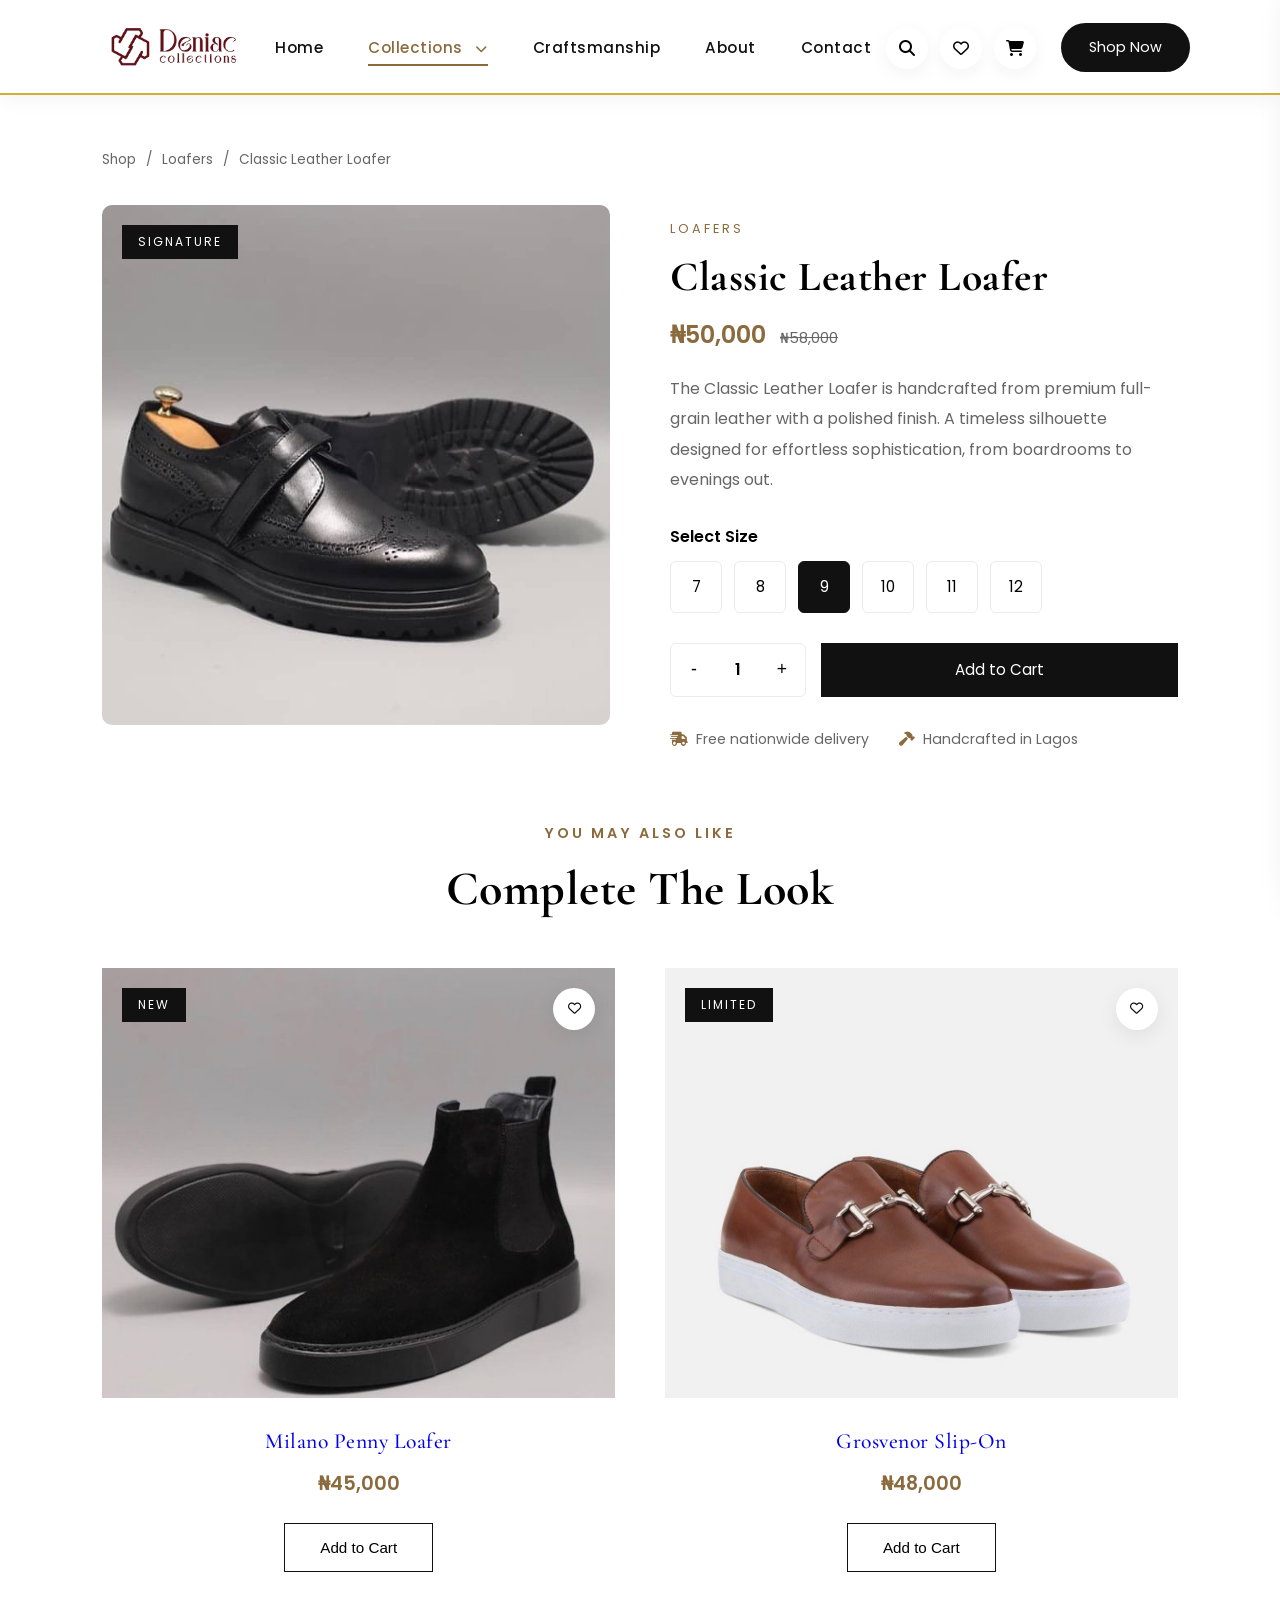
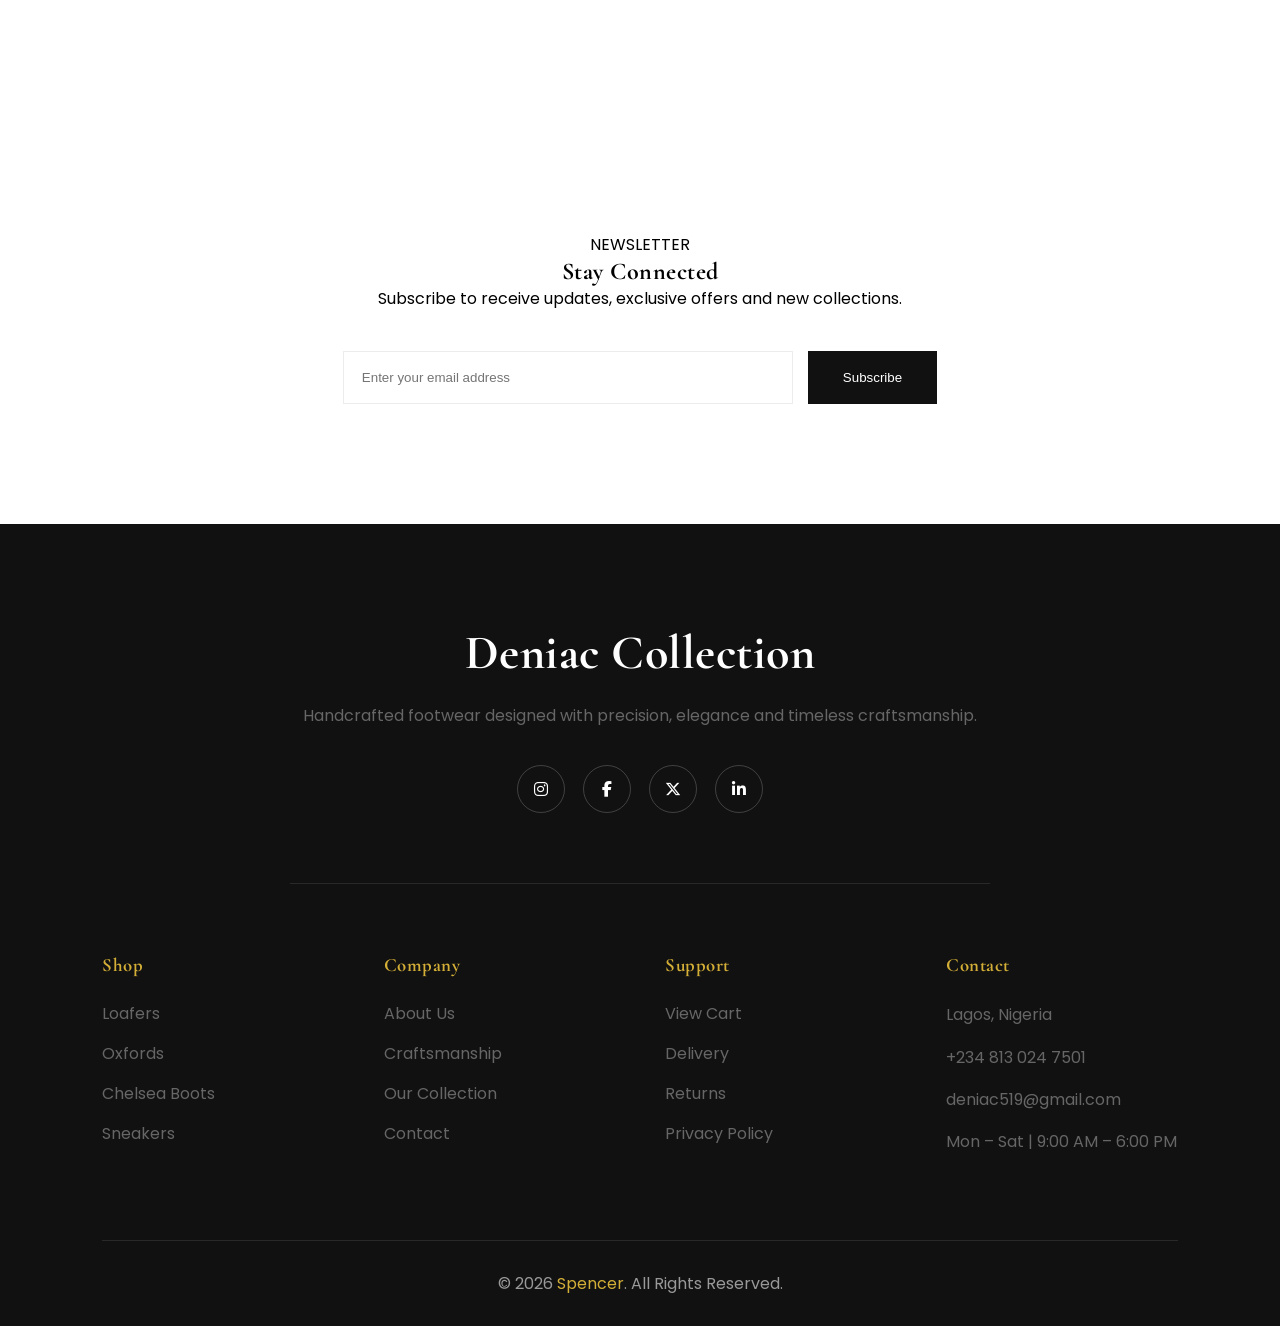
<file: product.html>
<!DOCTYPE html>
<html lang="en">
<head>
    <meta charset="UTF-8">
    <meta name="viewport" content="width=device-width, initial-scale=1.0">
    <title>Product | Deniac Collection</title>
    <meta name="description" content="Every Deniac shoe is handcrafted from premium leather with timeless elegance.">
    <link rel="stylesheet" href="style.css">
    <link rel="stylesheet" href="https://cdnjs.cloudflare.com/ajax/libs/font-awesome/6.6.0/css/all.min.css">
    <link rel="preconnect" href="https://fonts.googleapis.com">
    <link rel="preconnect" href="https://fonts.gstatic.com" crossorigin>
    <link href="https://fonts.googleapis.com/css2?family=Cormorant+Garamond:wght@500;600;700&family=Poppins:wght@300;400;500;600&display=swap" rel="stylesheet">
    <link rel="stylesheet" href="https://unpkg.com/aos@2.3.4/dist/aos.css">
</head>
<body class="inner-page">
    <header>

    <nav class="navbar">

        <!-- Logo -->

        <div class="logo">

            <a href="index.html" id="logo">

                <img src="./images/logo.png" alt="Deniac Collection">

            </a>

        </div>

        <!-- Navigation -->

        <ul class="nav-links" id="navLinks">

            <li><a href="index.html">Home</a></li>

            <li class="dropdown">

                <a href="shop.html" class="active">
                    Collections
                <i class="fa-solid fa-chevron-down"></i>
                </a>

            <ul class="dropdown-menu">

                <li><a href="shop.html?category=Loafers">Loafers</a></li>
                <li><a href="shop.html?category=Oxford">Oxfords</a></li>
                <li><a href="shop.html?category=Boots">Chelsea Boots</a></li>
                <li><a href="shop.html?category=Sneakers">Sneakers</a></li>
                <li><a href="shop.html">New Arrivals</a></li>
                <li><a href="shop.html">Best Sellers</a></li>

            </ul>

            </li>

            <li><a href="index.html#craftsss">Craftsmanship</a></li>

            <li><a href="index.html#about">About</a></li>

            <li><a href="index.html#contact">Contact</a></li>

            <li class="nav-mobile-actions">

                <div class="nav-icons">

                    <div class="icon-wrap">

                        <i class="fa-solid fa-magnifying-glass search-open"></i>

                    </div>

                    <div class="icon-wrap">

                        <i class="fa-regular fa-heart wishlist-nav"></i>

                        <span class="icon-badge wishlist-count">0</span>

                    </div>

                    <div class="icon-wrap">

                        <i class="fa-solid fa-cart-shopping cart-open"></i>

                        <span class="icon-badge cart-count">0</span>

                    </div>

                </div>

                <a href="shop.html" class="nav-btn">

                    Shop Now

                </a>

            </li>

        </ul>

        <!-- Right Side -->

        <div class="nav-right">

            <div class="nav-icons">

                <div class="icon-wrap">

                    <i class="fa-solid fa-magnifying-glass search-open" id="searchBtn"></i>

                </div>

                <div class="icon-wrap">

                    <i class="fa-regular fa-heart wishlist-nav" id="wishlistNavBtn"></i>

                    <span class="icon-badge wishlist-count" id="wishlistCount">0</span>

                </div>

                <div class="icon-wrap">

                    <i class="fa-solid fa-cart-shopping cart-open" id="cartBtn"></i>

                    <span class="icon-badge cart-count" id="cartCount">0</span>

                </div>

            </div>

            <a href="shop.html" class="nav-btn">

                Shop Now

            </a>

        </div>

        <!-- Mobile Menu -->

        <div class="hamburger">

            <i class="fa-solid fa-bars"></i>

        </div>

    </nav>

</header>

<main>

    <!-- Product Detail -->

    <section class="product-detail" id="productDetail"></section>

    <!-- Related Products -->

    <section class="related-section">

        <div class="section-heading">

            <span>YOU MAY ALSO LIKE</span>

            <h2>Complete The Look</h2>

        </div>

        <div class="products-grid" id="relatedContainer"></div>

    </section>

</main>

<section class="newsletter">

    <span>NEWSLETTER</span>

    <h2>Stay Connected</h2>

    <p>

        Subscribe to receive updates,
        exclusive offers and new collections.

    </p>

    <form id="newsletterForm">

        <input
        type="email"
        class="newsletter-email"
        placeholder="Enter your email address"
        required>

        <button type="submit">

            Subscribe

        </button>

    </form>

    <p class="newsletter-msg" role="status"></p>

</section>

<footer class="footer">

    <div class="footer-top">

        <h2>Deniac Collection</h2>

        <p>
            Handcrafted footwear designed with precision,
            elegance and timeless craftsmanship.
        </p>

        <div class="social-links">

            <a href="https://www.instagram.com/deniaccollection?igsh=M3c4eGFvaG93NXZI"><i class="fa-brands fa-instagram"></i></a>

            <a href="#"><i class="fa-brands fa-facebook-f"></i></a>

            <a href="https://x.com/Shoes_by_deniac"><i class="fa-brands fa-x-twitter"></i></a>

            <a href="#"><i class="fa-brands fa-linkedin-in"></i></a>

        </div>

    </div>

    <div class="footer-content">

        <div class="footer-column">

            <h3>Shop</h3>

            <a href="shop.html?category=Loafers">Loafers</a>
            <a href="shop.html?category=Oxford">Oxfords</a>
            <a href="shop.html?category=Boots">Chelsea Boots</a>
            <a href="shop.html?category=Sneakers">Sneakers</a>

        </div>

        <div class="footer-column">

            <h3>Company</h3>

            <a href="index.html#about">About Us</a>
            <a href="index.html#craftsss">Craftsmanship</a>
            <a href="shop.html">Our Collection</a>
            <a href="index.html#contact">Contact</a>

        </div>

        <div class="footer-column">

            <h3>Support</h3>

            <a href="cart.html">View Cart</a>
            <a href="index.html#contact">Delivery</a>
            <a href="index.html#contact">Returns</a>
            <a href="index.html#contact">Privacy Policy</a>

        </div>

        <div class="footer-column">

            <h3>Contact</h3>

            <p>Lagos, Nigeria</p>

            <p>+234 813 024 7501</p>

            <p>deniac519@gmail.com</p>

            <p>Mon – Sat | 9:00 AM – 6:00 PM</p>

        </div>

    </div>

    <div class="footer-bottom">

        <p>
            © 2026 <a href="https://wa.me/08130247501" target="_blank" class="footer-name">Spencer</a>. All Rights Reserved.
        </p>

    </div>

</footer>

<!--==========================
        CART DRAWER
===========================-->

<div class="cart-overlay" id="cartOverlay"></div>

<aside class="cart-drawer" id="cartDrawer">

    <div class="cart-header">

        <h2>Shopping Cart</h2>

        <button id="closeCart">

            <i class="fa-solid fa-xmark"></i>

        </button>

    </div>

    <div class="cart-items">

        <p class="cart-empty">Your cart is empty.</p>

    </div>

    <div class="cart-footer">

        <div class="subtotal">

            <span>Subtotal</span>

            <strong>₦0</strong>

        </div>

        <button class="view-cart">

            View Cart

        </button>

        <button class="checkout">

            Checkout

        </button>

    </div>

</aside>

<script src="script.js"></script>
<script src="./javascript/products.js"></script>
<script src="./javascript/filter.js"></script>
<script src="./javascript/render.js"></script>
<script src="./javascript/product.js"></script>
<script src="./javascript/carts.js"></script>
<script src="./javascript/wishlist.js"></script>
<script src="./javascript/detail.js"></script>
<script src="https://unpkg.com/aos@2.3.4/dist/aos.js"></script>

<script>

AOS.init({
    duration: 1000,
    once: true,
    offset: 100
});

document.addEventListener("DOMContentLoaded", () => {

    const newsletterForm = document.getElementById("newsletterForm");

    if (newsletterForm) {

        newsletterForm.addEventListener("submit", (e) => {

            e.preventDefault();

            const msg = document.querySelector(".newsletter-msg");

            if (msg) {

                msg.textContent = `Thank you for subscribing! You're now on the list.`;

                msg.classList.add("show");

            }

            newsletterForm.reset();

        });

    }

});

</script>
</body>
</html>
</file>
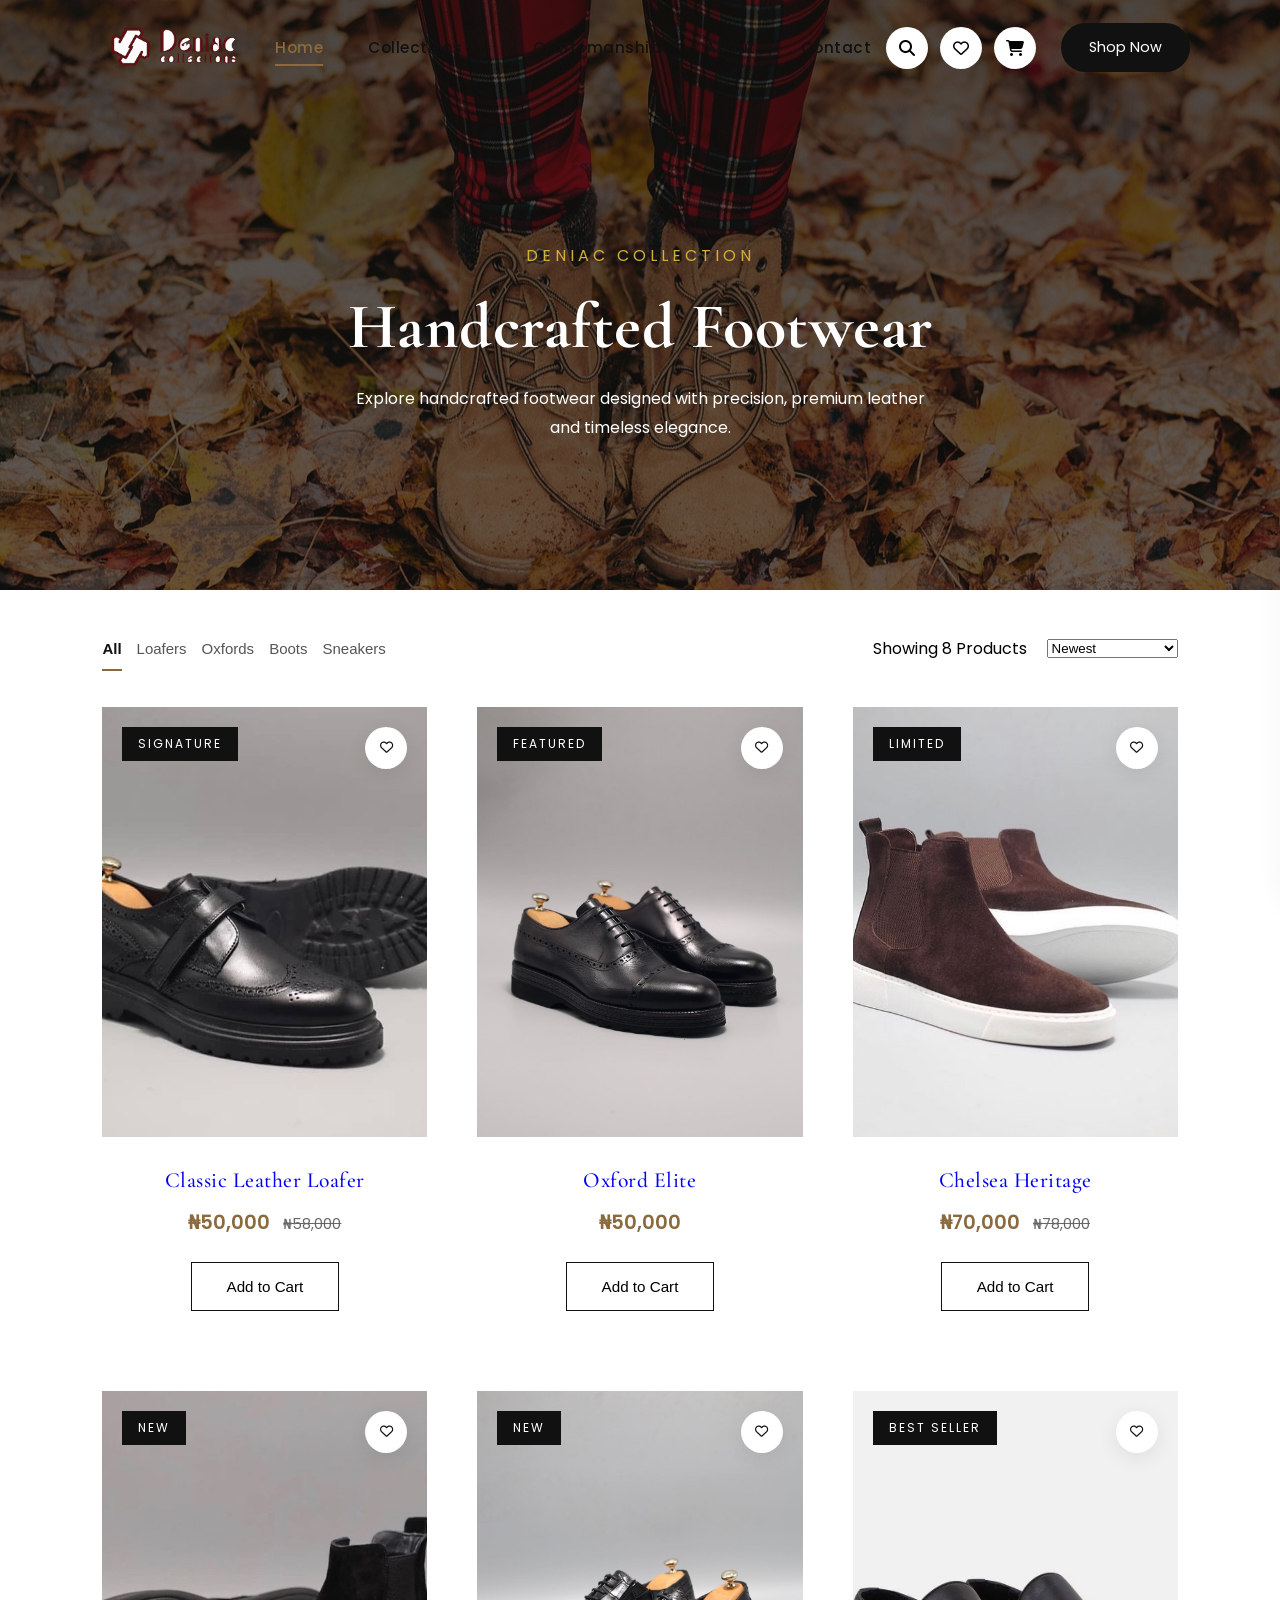
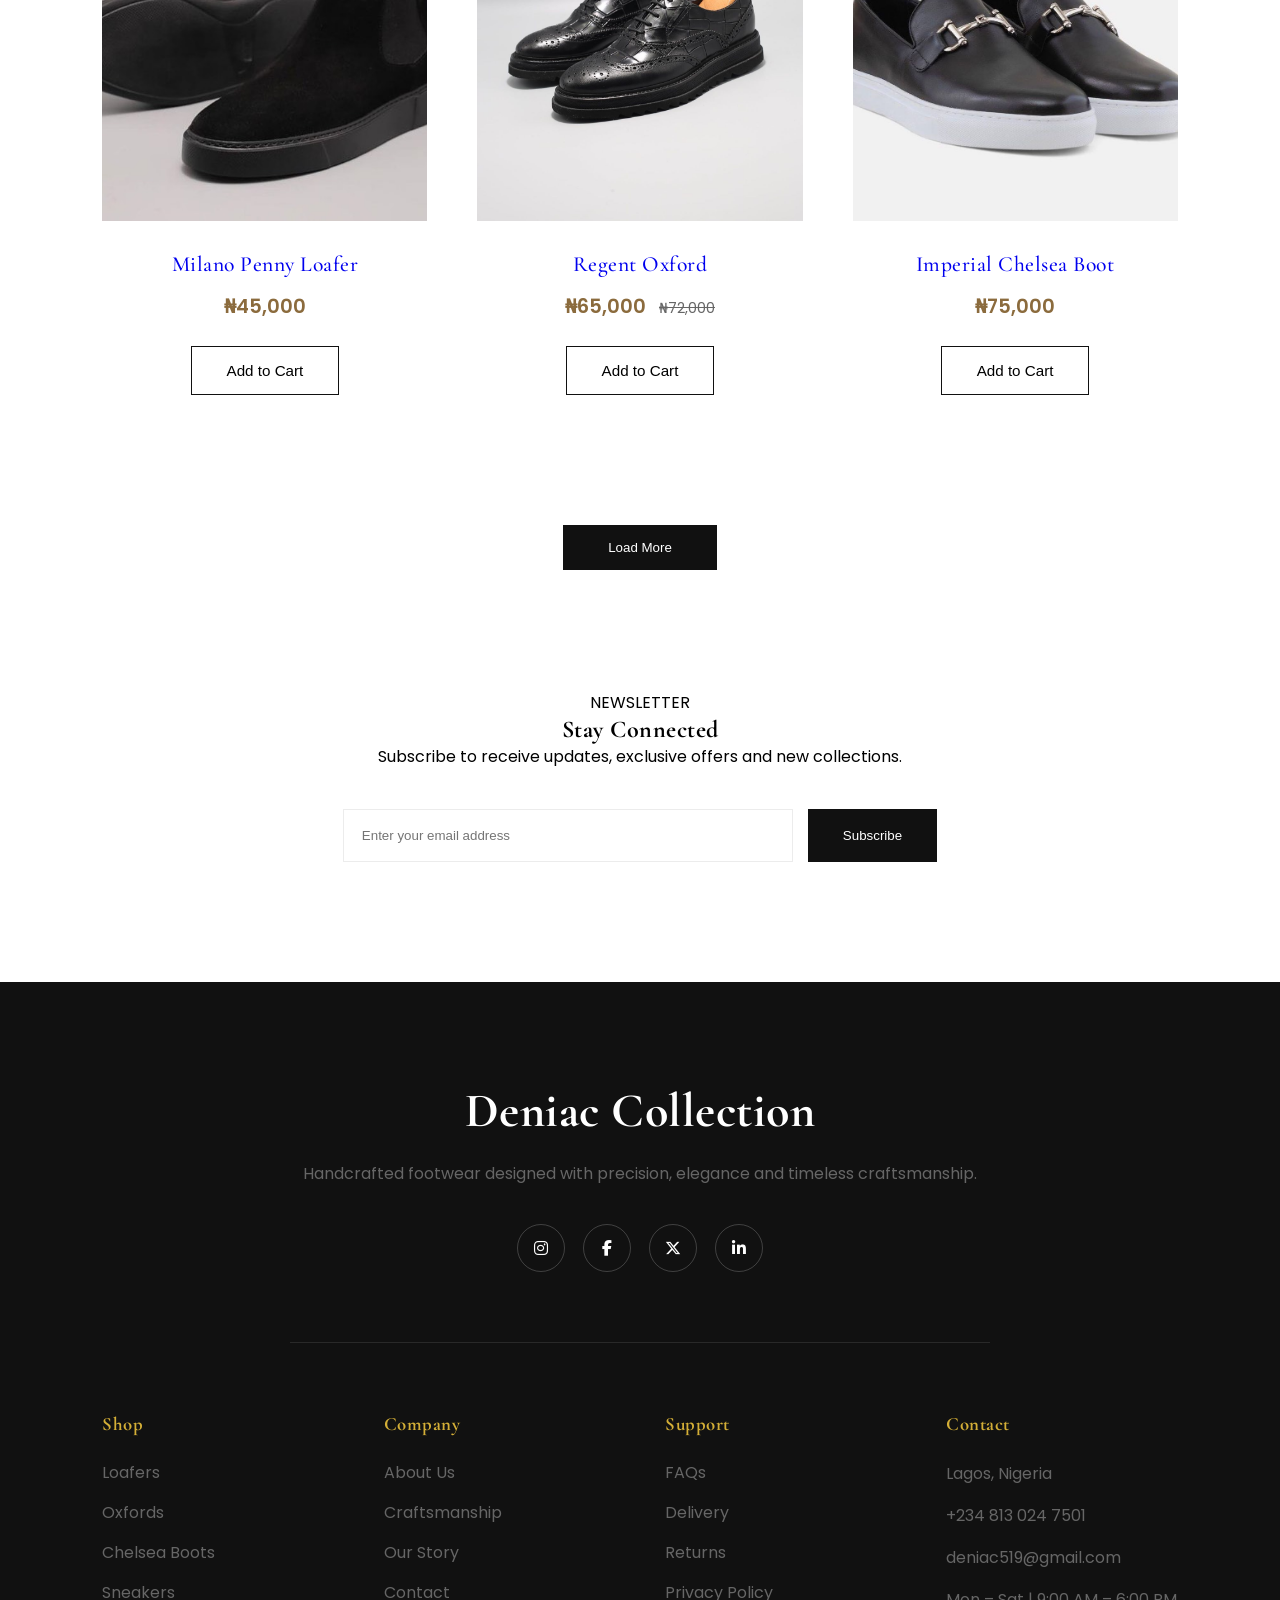
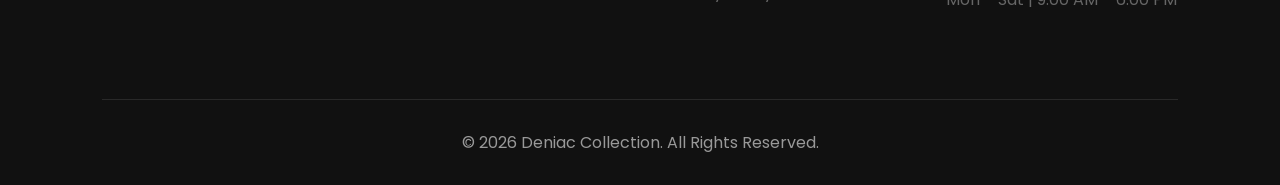
<file: shop.html>
<!DOCTYPE html>
<html lang="en">
<head>
    <meta charset="UTF-8">
    <meta name="viewport" content="width=device-width, initial-scale=1.0">
    <title>Document</title>
    <link rel="stylesheet" href="style.css">
     <link rel="stylesheet"
    href="https://cdnjs.cloudflare.com/ajax/libs/font-awesome/6.6.0/css/all.min.css">
    <link rel="preconnect" href="https://fonts.googleapis.com">
    <link rel="preconnect"
    href="https://fonts.gstatic.com"
    crossorigin>
    <link href="https://fonts.googleapis.com/css2?family=Cormorant+Garamond:wght@500;600;700&family=Poppins:wght@300;400;500;600&display=swap"
    rel="stylesheet">
    <link
    rel="stylesheet"
    href="https://unpkg.com/aos@2.3.4/dist/aos.css">
    <link rel="preconnect" href="https://fonts.googleapis.com">
</head>
<body>
     <header>

    <nav class="navbar">

        <!-- Logo -->

        <div class="logo">

            <a href="#" id="logo">

                <img src="./images/logo.png" alt="Deniac Collection">

            </a>

        </div>

        <!-- Navigation -->

        <ul class="nav-links" id="navLinks">

            <li><a href="#" class="active">Home</a></li>
            <li class="dropdown">
                <a href="#collections">
                    Collections
                <i class="fa-solid fa-chevron-down"></i>
                </a>

            <ul class="dropdown-menu">
                <li><a href="#">Loafers</a></li>
                <li><a href="#">Oxfords</a></li>
                <li><a href="#">Chelsea Boots</a></li>
                <li><a href="#">Slippers</a></li>
                <li><a href="#">New Arrivals</a></li>
                <li><a href="#">Best Sellers</a></li>
            </ul>

            </li>
            <li><a href="#craftsss">Craftsmanship</a></li>
            <li><a href="#about">About</a></li>
            <li><a href="#contact">Contact</a></li>

        </ul>

        <!-- Right Side -->

        <div class="nav-right">

            <div class="nav-icons">

                <i class="fa-solid fa-magnifying-glass"></i>
                <i class="fa-regular fa-heart"></i>
                <i class="fa-solid fa-cart-shopping" id="cartBtn"></i>

            </div>

            <a href="#" class="nav-btn">

                Shop Now

            </a>

        </div>

        <!-- Mobile Menu -->

        <div class="hamburger">

            <i class="fa-solid fa-bars"></i>

        </div>

    </nav>

</header>

<main>

    <!-- Shop Hero -->
    <section class="shop-hero">

        <div class="shop-overlay"></div>

        <div class="shop-content">

            <p class="shop-subtitle">
                DENIAC COLLECTION
            </p>

            <h1>
                Handcrafted Footwear
            </h1>

            <p class="shop-description">

                Explore handcrafted footwear designed with precision,
                premium leather and timeless elegance.

            </p>

        </div>

    </section>


    <!-- Shop Toolbar -->

    <section class="shop-toolbar">

        <div class="shop-categories">

            <button class="active" data-category="All">

                All

            </button>

            <button data-category="Loafers">

                Loafers

            </button>

            <button data-category="Oxford">

                Oxfords

            </button>

            <button data-category="Boots">

                Boots

            </button>

            <button data-category="Sneakers">

                Sneakers

            </button>

        </div>

        <div class="shop-tools">

            <p id="productCount">

                Showing 0 Products

            </p>

            <select id="sortProducts">

                <option value="newest">
                    Newest
                </option>

                <option value="low">
                    Price: Low to High
                </option>

                <option value="high">
                    Price: High to Low
                </option>

                <option value="name">
                    A - Z
                </option>

            </select>

        </div>

    </section>


    <!-- Products -->

    <section class="shop-products" id="shop-products">

        <div class="products-grid" id="shopContainer">

         </div>

    </section>


    <!-- Load More -->

    <section class="load-more">

        <button id="loadMoreBtn">

            Load More

        </button>

    </section>

</main>

<section class="newsletter">

    <span>NEWSLETTER</span>

    <h2>Stay Connected</h2>

    <p>

        Subscribe to receive updates,
        exclusive offers and new collections.

    </p>

    <form>

        <input
        type="email"
        placeholder="Enter your email address">

        <button>

            Subscribe

        </button>

    </form>

</section>

<footer class="footer">

    <div class="footer-top">

        <h2>Deniac Collection</h2>

        <p>
            Handcrafted footwear designed with precision,
            elegance and timeless craftsmanship.
        </p>

        <div class="social-links">

            <a href="https://www.instagram.com/deniaccollection?igsh=M3c4eGFvaG93NXZI"><i class="fa-brands fa-instagram"></i></a>

            <a href="#"><i class="fa-brands fa-facebook-f"></i></a>

            <a href="https://x.com/Shoes_by_deniac"><i class="fa-brands fa-x-twitter"></i></a>

            <a href="#"><i class="fa-brands fa-linkedin-in"></i></a>

        </div>

    </div>

    <div class="footer-content">

        <div class="footer-column">

            <h3>Shop</h3>

            <a href="#">Loafers</a>

            <a href="#">Oxfords</a>

            <a href="#">Chelsea Boots</a>

            <a href="#">Sneakers</a>

        </div>

        <div class="footer-column">

            <h3>Company</h3>

            <a href="#">About Us</a>

            <a href="#">Craftsmanship</a>

            <a href="#">Our Story</a>

            <a href="#">Contact</a>

        </div>

        <div class="footer-column">

            <h3>Support</h3>

            <a href="#">FAQs</a>

            <a href="#">Delivery</a>

            <a href="#">Returns</a>

            <a href="#">Privacy Policy</a>

        </div>

        <div class="footer-column">

            <h3>Contact</h3>

            <p>Lagos, Nigeria</p>

            <p>+234 813 024 7501</p>

            <p>deniac519@gmail.com</p>

            <p>Mon – Sat | 9:00 AM – 6:00 PM</p>

        </div>

    </div>

    <div class="footer-bottom">

        <p>
            © 2026 Deniac Collection. All Rights Reserved.
        </p>

    </div>

</footer>

<!--==========================
        CART DRAWER
===========================-->

<div class="cart-overlay" id="cartOverlay"></div>

<aside class="cart-drawer" id="cartDrawer">

    <div class="cart-header">

        <h2>Shopping Cart</h2>

        <button id="closeCart">

            <i class="fa-solid fa-xmark"></i>

        </button>

    </div>

    <div class="cart-items">

        <div class="cart-item">

            <img src="./images/signatute images/ahmedhamdibey_20211103_21.png" alt="Shoe">

            <div class="cart-details">

                <h4>Classic Leather Oxford</h4>

                <p>₦50,000</p>

                <div class="quantity">

                    <button>-</button>

                    <span>1</span>

                    <button>+</button>

                </div>

            </div>

        </div>

    </div>

    <div class="cart-footer">

        <div class="subtotal">

            <span>Subtotal</span>

            <strong>₦50,000</strong>

        </div>

        <button class="view-cart">

            View Cart

        </button>

        <button class="checkout">

            Checkout

        </button>

    </div>

</aside>

<script src="script.js"></script>   
<script src="./javascript/products.js"></script>
<script src="./javascript/filter.js"></script>
<script src="./javascript/render.js"></script>
<script src="./javascript/product.js"></script>
<script src="./javascript/main.js"></script>
<script src="https://unpkg.com/aos@2.3.4/dist/aos.js">
</script>

<script>

AOS.init({

duration:1000,

once:true,

offset:100

});

</script>

</body>
</html>
</file>
<file: style.css>
*{
    margin:0;
    padding:0;
    box-sizing:border-box;
}

html{
    scroll-behavior:smooth;
    overflow-x:hidden;
}

:root{

    /* Brand Colors */

    --primary:#111111;
    --secondary:#8B6B3D;
    --accent:#D4AF37;
    --white:#ffffff;
    --light:#f8f8f8;
    --gray:#666666;
    --border:#ececec;

    /* Font */

    --heading-font:'Cormorant Garamond', serif;
    --body-font:'Poppins', sans-serif;

    /* Shadows */

    --shadow:0 15px 40px rgba(0,0,0,.08);

    /* Transition */

    --transition:.4s ease;

    /* Radius */

    --radius:8px;

}

body{

font-family:var(--body-font);

}

h1,
h2,
h3,
h4{

font-family:var(--heading-font);

letter-spacing:.5px;


}


img{
    max-width:100%;
    display:block;
}

a{
    text-decoration:none;
}

/* scrollbar  */
::-webkit-scrollbar{
    width:10px;
}

::-webkit-scrollbar-track{
    background:var(--light);
}

::-webkit-scrollbar-thumb{
    background:var(--secondary);
    border-radius:20px;
}

::-webkit-scrollbar-thumb:hover{
    background:var(--primary);
}
/* selection colors */
::selection{
    background:var(--secondary);
    color:var(--white);
}

/*=========================
    SCROLL REVEAL
=========================*/

.reveal{
    opacity:0;
    transform:translateY(70px);
    transition:all .9s ease;
}

.reveal.active{
    opacity:1;
    transform:translateY(0);
}

/* navigation */
.navbar{
    position:fixed;
    top:0;
    left:0;
    width:100%;
    height:95px;
    display:flex;
    justify-content:space-between;
    align-items:center;
    padding:0 7%;
    background:transparent;
    transition:.45s ease;
    z-index:9999;
}

.navbar::after{
    content:"";
    position:absolute;
    left:50%;
    bottom:0;
    transform:translateX(-50%);
    width:0;
    height:2px;
    background:#D4AF37;
    transition:.45s;
}

.navbar.scrolled::after{
    width:100%;
}

/* on scrolledd */
.navbar.scrolled{
     height:80px;
    background:rgba(255,255,255,.92);
    backdrop-filter:blur(18px);
    box-shadow:0 15px 40px rgba(0,0,0,.08);

}

/* inner pages (shop / product / cart) get a solid navbar */
body.inner-page .navbar{
    background:rgba(255,255,255,.95);
    backdrop-filter:blur(14px);
    box-shadow:0 4px 20px rgba(0,0,0,.05);
}

body.inner-page .navbar::after{
    width:100%;
}

.logo img{
    width:170px;
    display:block;
}

/* navigationn */
.nav-links{
    display:flex;
    align-items:center;
    gap:45px;
    list-style:none;
}

.nav-links a{
    text-decoration:none;
    font-family: "Poppins", sans-serif;
    color:var(--primary);
    font-size:.95rem;
    font-weight:500;
    letter-spacing:.5px;
    position:relative;
    transition:.3s;
}

/* dropdownnnnn */
.dropdown{
    position:relative;
}

.dropdown-menu{
    position:absolute;
    top:60px;
    left:0;
    width:240px;
    background:var(--white);
    border-radius:18px;
    padding:20px 0;
    list-style:none;
    box-shadow:0 20px 40px rgba(0,0,0,.08);
    opacity:0;
    visibility:hidden;
    transform:translateY(20px);
    transition:.35s ease;
}

.dropdown-menu li{
    width:100%;
}

.dropdown-menu a{
    display:block;
    padding:14px 25px;
    color:var(--primary);
    text-decoration:none;
    transition:.3s;
}

.dropdown-menu a:hover{
    background:var(--light);
    color:var(--secondary);
    padding-left:35px;
}

.dropdown:hover .dropdown-menu{
    opacity:1;
    visibility:visible;
    transform:translateY(0);
}

/* rotate arroww */
.dropdown i{
    margin-left:8px;
    font-size:.75rem;
    transition:.3s;
}

.dropdown:hover i{
    transform:rotate(180deg);
}

/* underlineee */
.nav-links a::after{
    content:"";
    position:absolute;
    left:0;
    bottom:-8px;
    width:0;
    height:2px;
    background:var(--secondary);
    transition:width .35s ease;
}

.nav-links a:hover::after,

.nav-links a.active::after{
    width:100%;
}

.nav-links a.active{
    color:var(--secondary);
}

.nav-right{
    display:flex;
    align-items:center;
    gap:25px;
}

.nav-mobile-actions{
    display:none;
}

.nav-icons{
    display:flex;
    gap:12px;
}

.nav-icons i{
    width:42px;
    height:42px;
    display:flex;
    justify-content:center;
    align-items:center;
    border-radius:50%;
    background:var(--white);
    cursor:pointer;
    box-shadow:0 5px 20px rgba(0,0,0,.05);
    transition:.3s;
}

.nav-icons i:hover{
    background:var(--secondary);
    color:var(--white);
    transform:translateY(-3px);
}

.nav-btn{
    text-decoration:none;
    color:var(--white);
    background:var(--primary);
    padding:14px 28px;
    border-radius:40px;
    transition:.4s;
    font-size:.9rem;
}

.nav-btn:hover{
    background:var(--secondary);
    transform:translateY(-3px);
}

.hamburger{
    display:none;
    font-size:1.4rem;
    cursor:pointer;
}

/* hero  */
.hero{
    min-height:100vh;
    background:#faf8f4;
    display:flex;
    align-items:center;
    position:relative;
    overflow:hidden;
    padding:120px 7% 60px;
}

.bg-text{
    position:absolute;
    top:50%;
    right:-100px;
    transform:translateY(-50%);
    font-size:12rem;
    font-weight:900;
    color:rgba(0,0,0,.03);
    letter-spacing:15px;
    user-select:none;
    pointer-events:none;
    z-index:0;
}

.hero-tag,
.hero-content h1,
.hero-content p,
.hero-buttons,
.hero-features,
.hero-image{
    opacity:0;
    transform:translateY(50px);
}

@keyframes fadeUp{

from{

opacity:0;

transform:translateY(50px);

}

to{

opacity:1;

transform:translateY(0);

}

}


/* containerrrr */
.hero-container{
    width:100%;
    display:grid;
    grid-template-columns:1fr 1fr;
    align-items:center;
    gap:60px;
}

/* left side */
.hero-content{
    max-width:620px;
}

/* badge */
.hero-tag{
    display:inline-block;
    padding:8px 18px;
    background:rgba(212,175,55,.12);
    color:#8B6B3D;
    font-size:.85rem;
    letter-spacing:2px;
    border-radius:40px;
    margin-bottom:25px;
    font-weight:600;
}

/* headingsss */
.hero-content h1{
    font-size:4.3rem;
    line-height:1.1;
    color:#111;
    margin-bottom:30px;
    font-family: "Cormorant Garamond", serif;
    font-weight:700;
}

/* paragraphsss */
.hero-content p{
    font-family: "Poppins", sans-serif;
    font-size:1.1rem;
    line-height:1.9;
    color:#666;
    margin-bottom:40px;
}

/* buttons */
.hero-buttons{
    display:flex;
    gap:20px;
    margin-bottom:45px;
}


/* primary btn */
.btn-primary{
    font-family: "Poppins", sans-serif;
    background:#111;
    color:#fff;
    padding:18px 35px;
    border-radius:40px;
    text-decoration:none;
    transition:.35s;
}

.btn-primary:hover{
    background:#8B6B3D;
}

/* Secondary button */
.btn-secondary{
    border:2px solid #111;
    color:#111;
    padding:18px 35px;
    border-radius:40px;
    font-family: "Poppins", sans-serif;
    text-decoration:none;
    transition:.35s;
}

.btn-secondary:hover{
    background:#111;
    color:#fff;
}

/* featuress */
.hero-features{
    display:flex;
    gap:20px;
    flex-wrap:wrap;
}

.hero-features div{
    display:flex;
    align-items:center;
    gap:10px;
    background:var(--white);
    padding:12px 18px;
    border-radius:30px;
    box-shadow:0 8px 25px rgba(0,0,0,.06);
}

.hero-features i{
    color:#8B6B3D;
}

/* right sideee */
.hero-image{
    position:relative;
    display:flex;
    justify-content:center;
    align-items:center;
    min-height:650px;
}

/* decorative circlee */
.hero-circle{
    position:absolute;
    width:560px;
    height:560px;
    border-radius:50%;
    background:linear-gradient(
        135deg,
        rgba(212,175,55,.18),
        rgba(139,107,61,.06)
    );

    z-index:1;

}

/* images */
.hero-image img{
    width:100%;
    max-width:700px;
    border-radius:25px;
    box-shadow:0 35px 70px rgba(0,0,0,.18);
    transition:transform .5s ease, box-shadow .5s ease;
    animation:floatImage 5s ease-in-out infinite;
}

.hero-image img:hover{
    transform:scale(1.03);
    box-shadow:0 40px 80px rgba(0,0,0,.22);
}

/* floating animation */
@keyframes floatImage{

    0%{

        transform:translateY(0px);

    }

    50%{

        transform:translateY(-15px);

    }

    100%{

        transform:translateY(0px);

    }

}
/* image carddd */
.hero-card{
    position:relative;
    z-index:2;
    border-radius:30px;
    overflow:hidden;
    box-shadow:0 35px 80px rgba(0,0,0,.20);
}

.hero-card img{
    width:100%;
    max-width:620px;
    display:block;
    transition:.6s;
}

.hero-card:hover img{
    transform:scale(1.05);
}

.hero-badge{
    position:absolute;
    bottom:30px;
    left:20px;
    width:120px;
    height:120px;
    border-radius:50%;
    background:white;
    box-shadow:0 15px 40px rgba(0,0,0,.12);
    display:flex;
    flex-direction:column;
    justify-content:center;
    align-items:center;
    z-index:5;
}

.hero-badge h3{
    color:#8B6B3D;
    font-size:.9rem;
    letter-spacing:3px;
}

.hero-badge span{
    font-size:2rem;
    font-weight:bold;
}



/* scroll indicatorr */
.scroll-indicator{
    position:absolute;
    bottom:30px;
    left:50%;
    transform:translateX(-50%);
    display:flex;
    flex-direction:column;
    align-items:center;
    text-decoration:none;
    color:#555;
    gap:8px;
    animation:scrollbounce 2s infinite;

}

@keyframes scrollbounce{

0%{

transform:translate(-50%,0);

}

50%{

transform:translate(-50%,12px);

}

100%{

transform:translate(-50%,0);

}


}


/* dividerr */
.section-divider{
    width:100px;
    height:2px;
    background:var(--accent);
    margin:80px auto;
}


/* craftsmanship  */
.craftsmanship{
    width:90%;
    margin:120px auto;
    display:grid;
    grid-template-columns:1fr 1fr;
    gap:80px;
    align-items:center;
}

.craft-image{
    overflow:hidden;
}

.craft-image img{
    width:100%;
    display:block;
    border-radius:10px;
    transition:.6s;
}

.craft-image:hover img{
    /* transform:scale(1.05); */
    transform:

scale(1.05)

rotate(.5deg);
    
}

.craft-content span{
    letter-spacing:3px;
    color:var(--secondary);
    font-size:.85rem;
    font-weight:600;
}

.craft-content h2{
    font-size:3rem;
    margin:20px 0;
}

.craft-content p{
    color:#666;
    line-height:1.9;
    margin-bottom:35px;
}

.craft-features{
    display:grid;
    grid-template-columns:repeat(2,1fr);
    gap:30px;
    margin-bottom:40px;
}

.feature h3{
    margin-bottom:10px;
}

.feature p{
    margin:0;
}

.craft-btn{
    display:inline-block;
    padding:16px 36px;
    background:#111;
    color:#fff;
    text-decoration:none;
    transition:.3s;
    position:relative;
    overflow:hidden;
    /* transition:var(--transition); */
    transition:all .35s ease;
}

.craft-btn::before{
    content:"";
    position:absolute;
    top:0;
    left:-100%;
    width:100%;
    height:100%;
    background:rgba(255,255,255,.25);
    transition:.5s;
}

.craft-btn:hover::before{
    left:100%;
}

.craft-btn:hover{
    background:#8b6b3d;
    transform:translateY(-4px);
    box-shadow:0 15px 30px rgba(0,0,0,.15);
}

/* signature collections */
.collections{
    width:90%;
    margin:120px auto;
}

.section-heading{
    text-align:center;
    margin-bottom:60px;
}

.section-heading span{
    letter-spacing:3px;
    color:var(--secondary);
    font-size:.9rem;
    font-weight:600;
}

.section-heading h2{
    font-size:3rem;
    margin:15px 0;
}

.section-heading p{
    width:60%;
    margin:auto;
    color:#666;
    line-height:1.8;
}

/* grids */
.collection-grid{
    display:grid;
    grid-template-columns:repeat(2,1fr);
    gap:30px;
}

/* cards */
.collection-card{
    position:relative;
    overflow:hidden;
    cursor:pointer;
}

.collection-card img{
    width:100%;
    height:500px;
    object-fit:cover;
    display:block;
    transition:1s;
}

/* overlay */
.collection-overlay{

    position:absolute;

    inset:0;

    background:linear-gradient(

        rgba(0,0,0,.15),

        rgba(0,0,0,.75)

    );

    display:flex;
    flex-direction:column;
    justify-content:flex-end;
    padding:40px;
    color:var(--white);
    transition:.4s;
}

/* text */
.collection-overlay h3{
    font-size:2rem;
    margin-bottom:15px;
}

.collection-overlay p{
    line-height:1.7;
    margin-bottom:25px;
}

/* buttons */
.collection-overlay a{
    color:var(--white);
    text-decoration:none;
    font-weight:600;
    letter-spacing:1px;
}

/* hover effects */
.collection-card:hover img{
    transform:scale(1.08);
    filter:brightness(.9);
}

.collection-card:hover .collection-overlay{
    background:linear-gradient(

        rgba(0,0,0,.05),

        rgba(0,0,0,.9)

    );
}

/* why choose deniac collectionss */
.why-deniac{
    width:90%;
    margin:120px auto;
}

.why-grid{
    display:grid;
    grid-template-columns:repeat(4,1fr);
    gap:30px;
    margin-top:60px;
}

/* cards */
.why-card{
    background:var(--white);
    padding:50px 35px;
    text-align:center;
    border:1px solid var(--border);
    transition:var(--transition);
    position:relative;
    overflow:hidden;
}

.why-card::before{
    content:"";
    position:absolute;
    left:0;
    top:0;
    width:0;
    height:3px;
    background:var(--accent);
    transition:.5s;
}

.why-card:hover::before{
    width:100%;
}

.why-card:hover{
    transform:

translateY(-10px)

scale(1.02);
    box-shadow:var(--shadow);
}

/* icons */
.icon{
    width:80px;
    height:80px;
    margin:0 auto 30px;
    border:1px solid var(--border);
    border-radius:50%;
    display:flex;
    justify-content:center;
    align-items:center;
    font-size:2rem;
    color:var(--secondary);
    transition:var(--transition);
    background:var(--white);
}

.why-card:hover .icon{
    background:var(--secondary);

    color:var(--white);

    transform:rotate(8deg) scale(1.08);

}

/* typography */
.why-card h3{
    margin-bottom:18px;
    font-size:1.3rem;
    font-family:var(--heading-font);
}

.why-card p{
    color:var(--gray);
    line-height:1.8;
    font-size:.95rem;
}

/* statss */
.stats{
    width:90%;
    margin:120px auto;
    display:grid;
    grid-template-columns:repeat(4,1fr);
    text-align:center;
}

.stat h2{
    font-size:3.5rem;
    color:var(--secondary);
}

.stat p{
    margin-top:10px;
    color:var(--gray);
}

/* featured  */
.featured-banner{
    width:100%;
    height:85vh;

    background:

    linear-gradient(
        rgba(0,0,0,.45),
        rgba(0,0,0,.45)
    ),

    url("./images/Collections/adenibi_dennis_7e5ccccbacef4aaa9bd8becd832c7f33.jpg");

    background-size:cover;
    background-position:center;

    display:flex;
    justify-content:center;
    align-items:center;

    margin:120px 0;
}

/* overlay content  */
.featured-overlay{
    text-align:center;
    color:var(--white);
    width:700px;
}

/* typography */
.featured-overlay span{
    letter-spacing:4px;
    color:var(--accent);
    font-weight:600;
}

.featured-overlay h2{
    font-size:4rem;
    margin:25px 0;
}

.featured-overlay p{
    line-height:1.9;
    font-size:1.1rem;
    margin-bottom:40px;
}

/* buttonss */
.featured-btn{
    display:inline-block;
    padding:18px 45px;
    background:var(--accent);
    color:var(--white);
    text-decoration:none;
    font-weight:600;
    transition:.3s;
    position:relative;
    overflow:hidden;
    /* transition:var(--transition); */
    transition:all .35s ease;
}

.featured-btn::before{
    content:"";
    position:absolute;
    top:0;
    left:-100%;
    width:100%;
    height:100%;
    background:rgba(255,255,255,.25);
    transition:.5s;
}

.featured-btn:hover::before{
    left:100%;
}

/* hover  */
.featured-btn:hover{
    background:var(--white);
    transform:translateY(-4px);
    box-shadow:0 15px 30px rgba(0,0,0,.15);
}

/* testimonialsss */
.testimonial-slider{
    overflow:hidden;
    width:100%;
    margin-top:60px;
}

/* trackssss */
.testimonial-track{
    display:flex;
    transition:transform .6s ease;
}

/* each slideee */
.testimonial{
    min-width:100%;
    text-align:center;
    padding:40px 18%;
}

/* quotess */
.testimonial p{
    font-size:1.3rem;
    line-height:2;
    color:var(--gray);
    margin:35px 0;
    font-style:italic;
}

/* namess */
.testimonial h3{
    margin-bottom:8px;
}

/* controlssss */
.testimonial-controls{
    display:flex;
    justify-content:center;
    gap:20px;
    margin-top:40px;
}

/* buttonnnnnnn */
.testimonial-controls button{
    width:55px;
    height:55px;
    border:1px solid var(--border);
    border-radius:50%;
    background:var(--white);
    cursor:pointer;
    transition:.3s;
}

/* hoverrrr */
.testimonial-controls button:hover{
    background:var(--secondary);
    color:var(--white);
}

/* dotsss */
.dots{
    display:flex;
    justify-content:center;
    gap:12px;
    margin-top:30px;
}

.dot{
    width:12px;
    height:12px;
    border-radius:50%;
    background:#ccc;
    cursor:pointer;
    transition:.3s;
}

.dot.active{
    background:var(--secondary);
    width:35px;
    border-radius:20px;
}

/* instagrammm */
.instagram{
    width:90%;
    margin:120px auto;
}

.instagram-grid{
    display:grid;
    grid-template-columns:repeat(3,1fr);
    gap:20px;
}

.instagram-grid img{
    width:100%;
    height:350px;
    object-fit:cover;
    transition:.6s;
    cursor:pointer;
}

.instagram-grid img:hover{
    transform:scale(1.03);
    filter:brightness(.85);
}

/* newslettere */
.newsletter{
    width:80%;
    margin:120px auto;
    text-align:center;
}

/* formm */
.newsletter form{
    display:flex;
    justify-content:center;
    margin-top:40px;
    flex-wrap:wrap;
    gap:15px;
}

/* inputtt */
.newsletter input{
    width:450px;
    padding:18px;
    border:1px solid var(--border);
    outline:none;
}

/* Buttonnnn */
.newsletter button{
    padding:18px 35px;
    border:none;
    background:var(--primary);
    color:var(--white);
    cursor:pointer;
    transition:.3s;
}

/* hoverrr */
.newsletter button:hover{
    background:var(--secondary);
}


/* footerrr */
.footer{
    background:var(--primary);
    color:var(--white);
    padding:100px 8% 30px;
    margin-top:120px;
}

/* top section  */
.footer-top{
    text-align:center;
    max-width:700px;
    margin:auto;
    padding-bottom:70px;
    border-bottom:1px solid rgba(255,255,255,.1);
}

.footer-top h2{
    font-size:3rem;
    margin-bottom:20px;
}

.footer-top p{
    color:var(--gray);
    line-height:1.8;
}
/* social iconss */
.social-links{
    margin-top:35px;
    display:flex;
    justify-content:center;
    gap:18px;
}

.social-links a{
    width:48px;
    height:48px;
    border:1px solid rgba(255,255,255,.2);
    border-radius:50%;
    display:flex;
    justify-content:center;
    align-items:center;
    color:var(--white);
    text-decoration:none;
    transition:var(--transition);
}

.social-links a:hover{
    background:var(--secondary);
    border-color:var(--secondary);
    transform:translateY(-5px);
}

/* footer gridd */
.footer-content{
    display:grid;
    grid-template-columns:repeat(4,1fr);
    gap:50px;
    padding:70px 0;
}

/* footer column */
.footer-column{
    display:flex;
    flex-direction:column;
}

.footer-column h3{
    margin-bottom:25px;
    color:var(--accent);

}

.footer-column a{
    color:var(--gray);
    text-decoration:none;
    margin-bottom:15px;
    transition:.3s;
}

.footer-column p{
    color:var(--gray);
    margin-bottom:15px;
    line-height:1.7;
}

/* link hoverrr */
.footer-column a:hover{
    color:var(--white);
    padding-left:8px;
}

/* Bottom Sectionnn */
.footer-bottom{
    text-align:center;
    border-top:1px solid rgba(255,255,255,.1);
    padding-top:30px;
    color:#999;
}
.footer-name{
    color:var(--accent,#c9a96e);
    text-decoration:none;
    transition:color .3s,padding-left .3s;
}
.footer-name:hover{
    color:var(--white,#fff);
    padding-left:6px;
}

/* carttttt */
.cart-overlay{
    position:fixed;
    inset:0;
    background:rgba(0,0,0,.45);
    opacity:0;
    visibility:hidden;
    transition:.4s;
    z-index:9998;

}

.cart-overlay.active{
    opacity:1;
    visibility:visible;

}

/* drawerr */
.cart-drawer{
    position:fixed;
    top:0;
    right:-450px;
    width:420px;
    max-width:100%;
    height:100vh;
    background:var(--white);
    display:flex;
    flex-direction:column;
    transition:.45s ease;
    z-index:9999;
    box-shadow:-15px 0 35px rgba(0,0,0,.12);
}

/* visible statee */
.cart-drawer.active{
    right:0;
}

/* headerrrr */
.cart-header{
    display:flex;
    justify-content:space-between;
    align-items:center;
    padding:25px;
    border-bottom:1px solid #eee;
}

.cart-header h2{
    font-size:1.4rem;
}

.cart-header button{
    border:none;
    background:none;
    font-size:1.5rem;
    cursor:pointer;
}

/* itemsss */
.cart-items{
    flex:1;
    overflow:auto;
    padding:25px;
}

.cart-item{
    display:flex;
    gap:18px;
}

.cart-item img{
    width:100px;
    border-radius:15px;
}

.cart-details{
    flex:1;
}
/* quantityy */
.quantity{
    display:flex;
    align-items:center;
    gap:12px;
    margin-top:12px;
}

.quantity button{
    width:30px;
    height:30px;
    border:none;
    border-radius:50%;
    cursor:pointer;
    background:#f3f3f3;
}

.quantity button:hover{
    background:#8B6B3D;
    color:white;
}

.remove-item{
    border:none;
    background:none;
    font-size:1.1rem;
    color:#999;
    cursor:pointer;
    align-self:flex-start;
    transition:.3s;
}

.remove-item:hover{
    color:#d9534f;
}

.cart-empty{
    text-align:center;
    color:#888;
    padding:40px 0;
}

/* cart footerrr */
.cart-footer{
    padding:25px;
    border-top:1px solid #eee;
}

.subtotal{
    display:flex;
    justify-content:space-between;
    margin-bottom:25px;
}

/* Buttons */
.view-cart,
.checkout{
    width:100%;
    height:52px;
    border:none;
    cursor:pointer;
    border-radius:35px;
    font-size:1rem;
}

.view-cart{
    background:#111;
    color:white;
    margin-bottom:15px;
}

.checkout{
    background:#8B6B3D;
    color:var(--white);
}


/*==================================================
SHOP PAGE
==================================================*/

.shop-hero{
    height:calc(55vh + 95px);
    min-height:480px;
    background:url("./images/Hero/autumn-1869461_1280.jpg") center/cover;
    background-color:#191410;
    position:relative;
    display:flex;
    justify-content:center;
    align-items:center;
    text-align:center;
    color:white;
    padding-top:95px;
    box-sizing:border-box;
}

.shop-overlay{
    position:absolute;
    inset:0;
    background:linear-gradient(
        rgba(20,15,10,.75),
        rgba(20,15,10,.65)
    );
}

.shop-content{
    position:relative;
    z-index:2;
    max-width:700px;
    padding:20px;
}

.shop-subtitle{
    letter-spacing:4px;
    text-transform:uppercase;
    color:#D4AF37;
}

.shop-content h1{
    font-size:4rem;
    margin:20px 0;
}

.shop-description{
    line-height:1.8;
    max-width:600px;
    margin:auto;
}

.shop-toolbar{
    padding:40px 8%;
    display:flex;
    justify-content:space-between;
    align-items:center;
    flex-wrap:wrap;
    gap:20px;
}

.shop-categories{
    display:flex;
    gap:15px;
    flex-wrap:wrap;
}

.shop-categories button{
    background:none;
    border:none;
    cursor:pointer;
    font-size:16px;
    transition:.3s;
}

.shop-categories button.active{
    color:#8B6B3D;
    font-weight:bold;
}

.shop-tools{
    display:flex;
    align-items:center;
    gap:20px;
}

.shop-products{
    padding:0 8% 100px;
}

.products-grid{
    display:grid;
    grid-template-columns:repeat(auto-fit,minmax(280px,1fr));
    gap:40px;
}

.load-more{
    text-align:center;
    margin-bottom:100px;
}

#loadMoreBtn{
    padding:15px 45px;
    border:none;
    cursor:pointer;
    background:#111;
    color:white;
    transition:.3s;
}

#loadMoreBtn:hover{
    background:#8B6B3D;
}

/* productsssssss */
.products-grid{
    display:grid;
    grid-template-columns:repeat(auto-fit,minmax(320px,1fr));
    gap:50px;
}

.product-card{
    background:#fff;
    transition:.4s;
    overflow:hidden;
}

.product-image{
    position:relative;
    overflow:hidden;
}

.product-image img{
    width:100%;
    height:430px;
    object-fit:cover;
    transition:.6s;
}

.product-card:hover img{
    transform:scale(1.06);
}

.product-badge{
    position:absolute;
    top:20px;
    left:20px;
    background:#111;
    color:white;
    padding:8px 16px;
    font-size:.75rem;
    text-transform:uppercase;
    letter-spacing:2px;
}

.product-info{
    padding:30px;
    text-align:center;
}

.product-info h3{
    font-size:1.35rem;
    margin-bottom:15px;
    font-weight:500;
}

/* pricesss */
.price{
    font-size:1.2rem;
    color:#8B6B3D;
    margin-bottom:25px;
    font-weight:600;
}

/* buttonsss */
.add-cart{
    background:none;
    border:1px solid #111;
    padding:15px 35px;
    cursor:pointer;
    transition:.4s;
    font-size:.95rem;
}

.add-cart:hover{
    background:#111;
    color:white;
}

.shop-categories button{
    background:none;
    border:none;
    padding:10px 0;
    cursor:pointer;
    font-size:15px;
    color:#555;
    position:relative;
    transition:.3s;
}

.shop-categories button::after{
    content:"";
    position:absolute;
    left:0;
    bottom:-4px;
    width:0;
    height:2px;
    background:#8B6B3D;
    transition:.3s;
}

.shop-categories button:hover{
    color:#111;
}

.shop-categories button.active{
    color:#111;
    font-weight:600;
}

.shop-categories button.active::after{
    width:100%;
}


/* mobile view  */
@media(max-width:992px){

.nav-links{
    position:fixed;
    top:100px;
    right:-100%;
    width:300px;
    height:calc(100vh - 120px);
    background:white;
    display:flex;
    flex-direction:column;
    justify-content:flex-start;
    padding-top:50px;
    gap:35px;
    transition:.4s;
    box-shadow:-5px 0 25px rgba(0,0,0,.08);
}

.nav-links.active{
    right:20px;
    border-radius:20px;
}

.nav-links.active{
    overflow-y:auto;
}

.nav-right{
    display:none;
}

.nav-mobile-actions{
    display:flex;
    flex-direction:column;
    align-items:flex-start;
    gap:22px;
    width:100%;
    margin-top:10px;
    padding-top:25px;
    border-top:1px solid rgba(0,0,0,.08);
}

.nav-mobile-actions .nav-icons{
    display:flex;
    gap:18px;
}

.nav-mobile-actions .nav-btn{
    display:flex;
    align-items:center;
    justify-content:center;
    width:100%;
    padding:13px;
    border-radius:50px;
    font-size:14px;
    font-weight:500;
    margin-top:5px;
}

.hamburger{
    display:block;
}

.logo img{
    width:150px;
}

.navbar{
    padding:0 25px;
}

}


/* herooo */

@media(max-width:992px){

.hero-container{
    grid-template-columns:1fr;
}

.hero-image{
    margin-top:70px;
    min-height:500px;
}

.hero-card img{
    width:100%;
    max-width:500px;
}

.hero-circle{
    width:400px;
    height:400px;
}

.bg-text{
    display:none;
}

.hero-badge{
    left:50%;
    transform:translateX(-50%);
    bottom:-20px;
}

}
/* .craftsmanship */
@media(max-width:900px){

.craftsmanship{
    grid-template-columns:1fr;
    gap:50px;
}

.craft-content h2{
    font-size:2.2rem;
}

.craft-features{
    grid-template-columns:1fr;
}

}

/* collections */
@media(max-width:992px){

.collection-grid{
    grid-template-columns:1fr;
}

.section-heading p{
    width:90%;
}

.collection-card img{
    height:450px;
}

}

@media(max-width:600px){

.section-heading h2{
    font-size:2.2rem;
}

.collection-card img{
    height:350px;
}

.collection-overlay{
    padding:25px;
}

.collection-overlay h3{
    font-size:1.6rem;
}

}

/* why choose deniac collections */
@media(max-width:992px){

.why-grid{
    grid-template-columns:repeat(2,1fr);
}

}

@media(max-width:600px){

.why-grid{
    grid-template-columns:1fr;
}

}


/* featured  */
@media(max-width:768px){

.featured-banner{
    height:70vh;
}

.featured-overlay{
    width:90%;
}

.featured-overlay h2{
    font-size:2.5rem;
}

}

/* testimoniallss */
@media(max-width:992px){

.testimonial-grid{
    grid-template-columns:1fr;
}

}

/* footerrrr */
@media(max-width:992px){

.footer-content{

grid-template-columns:repeat(2,1fr);

}

}

@media(max-width:600px){

.footer-content{

grid-template-columns:1fr;

}

.footer-top h2{

font-size:2.2rem;

}

}

/*=========================
    NAV ICON WRAPPERS / BADGES
=========================*/

.icon-wrap{
    position:relative;
    display:flex;
    align-items:center;
    justify-content:center;
}

.icon-badge{
    position:absolute;
    top:-8px;
    right:-6px;
    min-width:18px;
    height:18px;
    padding:0 5px;
    border-radius:20px;
    background:var(--secondary);
    color:var(--white);
    font-size:.62rem;
    font-family:var(--body-font);
    display:none;
    align-items:center;
    justify-content:center;
    border:2px solid var(--white);
    box-shadow:0 3px 8px rgba(0,0,0,.15);
}

/*=========================
    WISHLIST BUTTON (PRODUCT CARD)
=========================*/

.wishlist-btn{
    position:absolute;
    top:20px;
    right:20px;
    width:42px;
    height:42px;
    border:none;
    border-radius:50%;
    background:var(--white);
    color:var(--primary);
    display:flex;
    align-items:center;
    justify-content:center;
    cursor:pointer;
    box-shadow:0 5px 20px rgba(0,0,0,.08);
    transition:.3s;
}

.wishlist-btn:hover{
    color:var(--secondary);
    transform:scale(1.08);
}

.wishlist-btn.active{
    color:var(--secondary);
    background:#fbf2e6;
}

.old-price{
    font-size:.9rem;
    font-weight:400;
    color:var(--gray);
    text-decoration:line-through;
    margin-left:8px;
}

/*=========================
    TOAST NOTIFICATION
=========================*/

.toast{
    position:fixed;
    bottom:30px;
    left:50%;
    transform:translate(-50%, 80px);
    background:var(--primary);
    color:var(--white);
    padding:14px 30px;
    border-radius:40px;
    font-size:.9rem;
    opacity:0;
    visibility:hidden;
    transition:.4s;
    z-index:10001;
    box-shadow:var(--shadow);
}

.toast.show{
    opacity:1;
    visibility:visible;
    transform:translate(-50%, 0);
}

/*=========================
    SEARCH OVERLAY
=========================*/

.search-overlay{
    position:fixed;
    inset:0;
    background:rgba(0,0,0,.55);
    z-index:10000;
    display:flex;
    justify-content:center;
    align-items:flex-start;
    padding-top:120px;
    opacity:0;
    visibility:hidden;
    transition:.35s ease;
}

.search-overlay.active{
    opacity:1;
    visibility:visible;
}

.search-box{
    width:min(640px, 90%);
    background:var(--white);
    border-radius:10px;
    padding:14px 20px;
    display:flex;
    align-items:center;
    gap:15px;
    box-shadow:var(--shadow);
    transform:translateY(-12px);
    transition:.35s ease;
}

.search-overlay.active .search-box{
    transform:translateY(0);
}

.search-box i{
    color:var(--secondary);
    font-size:1.1rem;
}

.search-box input{
    flex:1;
    border:none;
    outline:none;
    font-size:1rem;
    font-family:var(--body-font);
    color:var(--primary);
}

#closeSearch{
    border:none;
    background:none;
    font-size:1.3rem;
    cursor:pointer;
    color:var(--gray);
    transition:.3s;
}

#closeSearch:hover{
    color:var(--primary);
}

/*=========================
    PRODUCT DETAIL PAGE
=========================*/

.product-detail{
    padding:150px 8% 70px;
}

.breadcrumb{
    display:flex;
    gap:10px;
    margin-bottom:35px;
    font-size:.85rem;
    color:var(--gray);
    flex-wrap:wrap;
}

.breadcrumb a{
    color:var(--gray);
    transition:.3s;
}

.breadcrumb a:hover{
    color:var(--secondary);
}

.detail-grid{
    display:grid;
    grid-template-columns:1fr 1fr;
    gap:60px;
    align-items:start;
}

.detail-main-img{
    position:relative;
    overflow:hidden;
    border-radius:10px;
}

.detail-main-img img{
    width:100%;
    height:520px;
    object-fit:cover;
}

.detail-info{
    padding-top:10px;
}

.detail-category{
    text-transform:uppercase;
    letter-spacing:3px;
    color:var(--secondary);
    font-size:.8rem;
}

.detail-info h1{
    font-size:2.6rem;
    margin:12px 0 15px;
}

.detail-price{
    font-size:1.5rem;
    color:var(--secondary);
    font-weight:600;
    margin-bottom:22px;
}

.detail-desc{
    color:var(--gray);
    line-height:1.9;
    margin-bottom:28px;
    max-width:560px;
}

.size-label{
    font-weight:600;
    margin-bottom:12px;
}

.size-options{
    display:flex;
    flex-wrap:wrap;
    gap:12px;
    margin-bottom:30px;
}

.size-option{
    width:52px;
    height:52px;
    border:1px solid var(--border);
    background:none;
    font-size:.95rem;
    font-family:var(--body-font);
    cursor:pointer;
    transition:.3s;
    border-radius:6px;
}

.size-option:hover,
.size-option.active{
    background:var(--primary);
    color:var(--white);
    border-color:var(--primary);
}

.detail-options{
    display:flex;
    gap:15px;
    align-items:stretch;
}

.qty-selector{
    display:flex;
    align-items:center;
    border:1px solid var(--border);
    border-radius:6px;
    overflow:hidden;
    background:var(--white);
}

.qty-selector button{
    width:46px;
    height:52px;
    border:none;
    background:none;
    cursor:pointer;
    font-size:1.1rem;
    transition:.3s;
}

.qty-selector button:hover{
    background:var(--light);
}

.qty-selector span{
    width:42px;
    text-align:center;
    font-weight:600;
}

.detail-add{
    flex:1;
    background:var(--primary);
    color:var(--white);
    border:none;
    padding:0 30px;
    font-size:.95rem;
    cursor:pointer;
    transition:.4s;
    font-family:var(--body-font);
}

.detail-add:hover{
    background:var(--secondary);
}

.detail-meta{
    margin-top:32px;
    display:flex;
    gap:30px;
    flex-wrap:wrap;
}

.detail-meta p{
    display:flex;
    align-items:center;
    gap:8px;
    font-size:.88rem;
    color:var(--gray);
}

.detail-meta i{
    color:var(--secondary);
}

.related-section{
    padding:0 8% 110px;
}

.related-section .section-heading{
    margin-bottom:50px;
}

/*=========================
    CART PAGE
=========================*/

.cart-page{
    padding:150px 8% 100px;
    min-height:60vh;
}

.cart-page-grid{
    display:grid;
    grid-template-columns:1fr 360px;
    gap:50px;
    align-items:start;
}

.cart-page-item{
    display:grid;
    grid-template-columns:110px 1.4fr 130px 150px 130px;
    gap:20px;
    align-items:center;
    padding:20px 0;
    border-bottom:1px solid var(--border);
}

.cp-image img{
    width:110px;
    height:110px;
    object-fit:cover;
    border-radius:10px;
}

.cp-details h4{
    font-size:1.05rem;
    margin-bottom:6px;
}

.cp-details span{
    color:var(--gray);
    font-size:.75rem;
    text-transform:uppercase;
    letter-spacing:2px;
}

.cp-details .remove-item{
    display:inline-flex;
    align-items:center;
    gap:6px;
    font-size:.8rem;
    color:var(--gray);
    margin-top:10px;
}

.cp-details .remove-item:hover{
    color:#d9534f;
}

.cp-price,
.cp-total{
    font-weight:600;
}

.cp-qty .quantity{
    margin-top:0;
}

.cart-page-empty{
    text-align:center;
    padding:80px 30px;
    background:var(--light);
    border-radius:10px;
}

.cart-page-empty > i{
    font-size:2.6rem;
    color:var(--secondary);
    margin-bottom:15px;
}

.cart-page-empty h3{
    font-size:1.6rem;
    margin-bottom:8px;
}

.cart-page-empty p{
    color:var(--gray);
    margin-bottom:25px;
}

.cart-summary{
    background:var(--light);
    border-radius:10px;
    padding:30px;
    position:sticky;
    top:120px;
}

.cart-summary h3{
    font-size:1.4rem;
    margin-bottom:18px;
}

.summary-row{
    display:flex;
    justify-content:space-between;
    padding:10px 0;
    color:var(--gray);
    font-size:.95rem;
}

.summary-row strong{
    color:var(--primary);
}

.summary-total{
    display:flex;
    justify-content:space-between;
    border-top:1px solid var(--border);
    padding:18px 0;
    font-size:1.15rem;
}

.summary-total strong{
    color:var(--secondary);
}

.whatsapp-btn{
    display:flex;
    align-items:center;
    justify-content:center;
    gap:10px;
    background:#25D366;
    color:var(--white);
    padding:15px;
    border-radius:40px;
    font-weight:600;
    font-size:.95rem;
    margin-top:8px;
    transition:.3s;
}

.whatsapp-btn:hover{
    background:#1ebe5b;
    transform:translateY(-2px);
}

.continue-btn{
    display:block;
    text-align:center;
    border:1px solid var(--primary);
    padding:14px;
    border-radius:40px;
    margin-top:12px;
    color:var(--primary);
    font-size:.9rem;
    transition:.3s;
}

.continue-btn:hover{
    background:var(--primary);
    color:var(--white);
}

.summary-note{
    font-size:.78rem;
    color:var(--gray);
    margin-top:15px;
    line-height:1.7;
    text-align:center;
}

/*=========================
    ABOUT SECTION
=========================*/

.about-section{
    padding:0 8% 100px;
}

.about-grid{
    display:grid;
    grid-template-columns:1fr 1fr;
    gap:60px;
    align-items:center;
}

.about-image img{
    width:100%;
    height:480px;
    object-fit:cover;
    border-radius:10px;
}

.about-content span{
    color:var(--secondary);
    letter-spacing:3px;
    text-transform:uppercase;
    font-size:.8rem;
}

.about-content h2{
    font-size:2.6rem;
    margin:12px 0;
}

.about-content > p{
    color:var(--gray);
    line-height:1.9;
    margin-bottom:25px;
}

.about-features{
    display:grid;
    gap:12px;
    margin-bottom:30px;
}

.about-features div{
    display:flex;
    align-items:center;
    gap:10px;
    font-size:.95rem;
}

.about-features i{
    color:var(--secondary);
}

/*=========================
    CONTACT SECTION
=========================*/

.contact-section{
    padding:0 8% 100px;
}

.contact-grid{
    display:grid;
    grid-template-columns:400px 1fr;
    gap:60px;
    align-items:start;
}

.contact-item{
    display:flex;
    gap:18px;
    align-items:flex-start;
    margin-bottom:25px;
}

.contact-item > i{
    width:48px;
    height:48px;
    flex-shrink:0;
    display:flex;
    align-items:center;
    justify-content:center;
    border-radius:50%;
    background:var(--light);
    color:var(--secondary);
    font-size:1.1rem;
}

.contact-item h4{
    font-size:1.1rem;
    margin-bottom:4px;
}

.contact-item p{
    color:var(--gray);
    font-size:.9rem;
}

.contact-form{
    background:var(--light);
    padding:30px;
    border-radius:10px;
    display:flex;
    flex-direction:column;
    gap:15px;
}

.contact-form input,
.contact-form textarea{
    padding:14px 16px;
    border:1px solid var(--border);
    background:var(--white);
    border-radius:6px;
    outline:none;
    font-family:var(--body-font);
    font-size:.93rem;
    transition:.3s;
    resize:vertical;
}

.contact-form input:focus,
.contact-form textarea:focus{
    border-color:var(--secondary);
}

.contact-form button{
    background:var(--primary);
    color:var(--white);
    border:none;
    padding:15px;
    border-radius:40px;
    cursor:pointer;
    font-size:.95rem;
    font-family:var(--body-font);
    transition:.4s;
}

.contact-form button:hover{
    background:var(--secondary);
}

/*=========================
    NEWSLETTER STATUS
=========================*/

.newsletter-msg{
    margin-top:15px;
    color:var(--accent);
    font-size:.9rem;
    opacity:0;
    visibility:hidden;
    transition:.4s;
}

.newsletter-msg.show{
    opacity:1;
    visibility:visible;
}

/*=========================
    RESPONSIVE (NEW PAGES)
=========================*/

@media(max-width:992px){

.detail-grid,
.about-grid{
    grid-template-columns:1fr;
}

.about-image img{
    height:380px;
}

.contact-grid{
    grid-template-columns:1fr;
}

.cart-page-grid{
    grid-template-columns:1fr;
}

.cart-summary{
    position:static;
}

}

@media(max-width:768px){

.product-detail{
    padding-top:130px;
}

.detail-info h1{
    font-size:2rem;
}

.detail-main-img img{
    height:360px;
}

.detail-options{
    flex-direction:column;
}

.detail-add{
    padding:16px 0;
}

.cart-page-item{
    grid-template-columns:repeat(2,1fr);
    row-gap:18px;
    padding:25px;
    background:var(--light);
    border-radius:10px;
    margin-bottom:15px;
    border:none;
}

.cp-image{
    grid-column:1 / -1;
    text-align:center;
}

.cp-image img{
    width:170px;
    height:170px;
    margin:0 auto;
}

.cp-details{
    grid-column:1 / -1;
    text-align:center;
}

.cp-price{
    text-align:center;
}

.cp-qty{
    justify-self:center;
}

.cp-total{
    grid-column:1 / -1;
    text-align:center;
}

.about-image img{
    height:300px;
}

}
</file>
